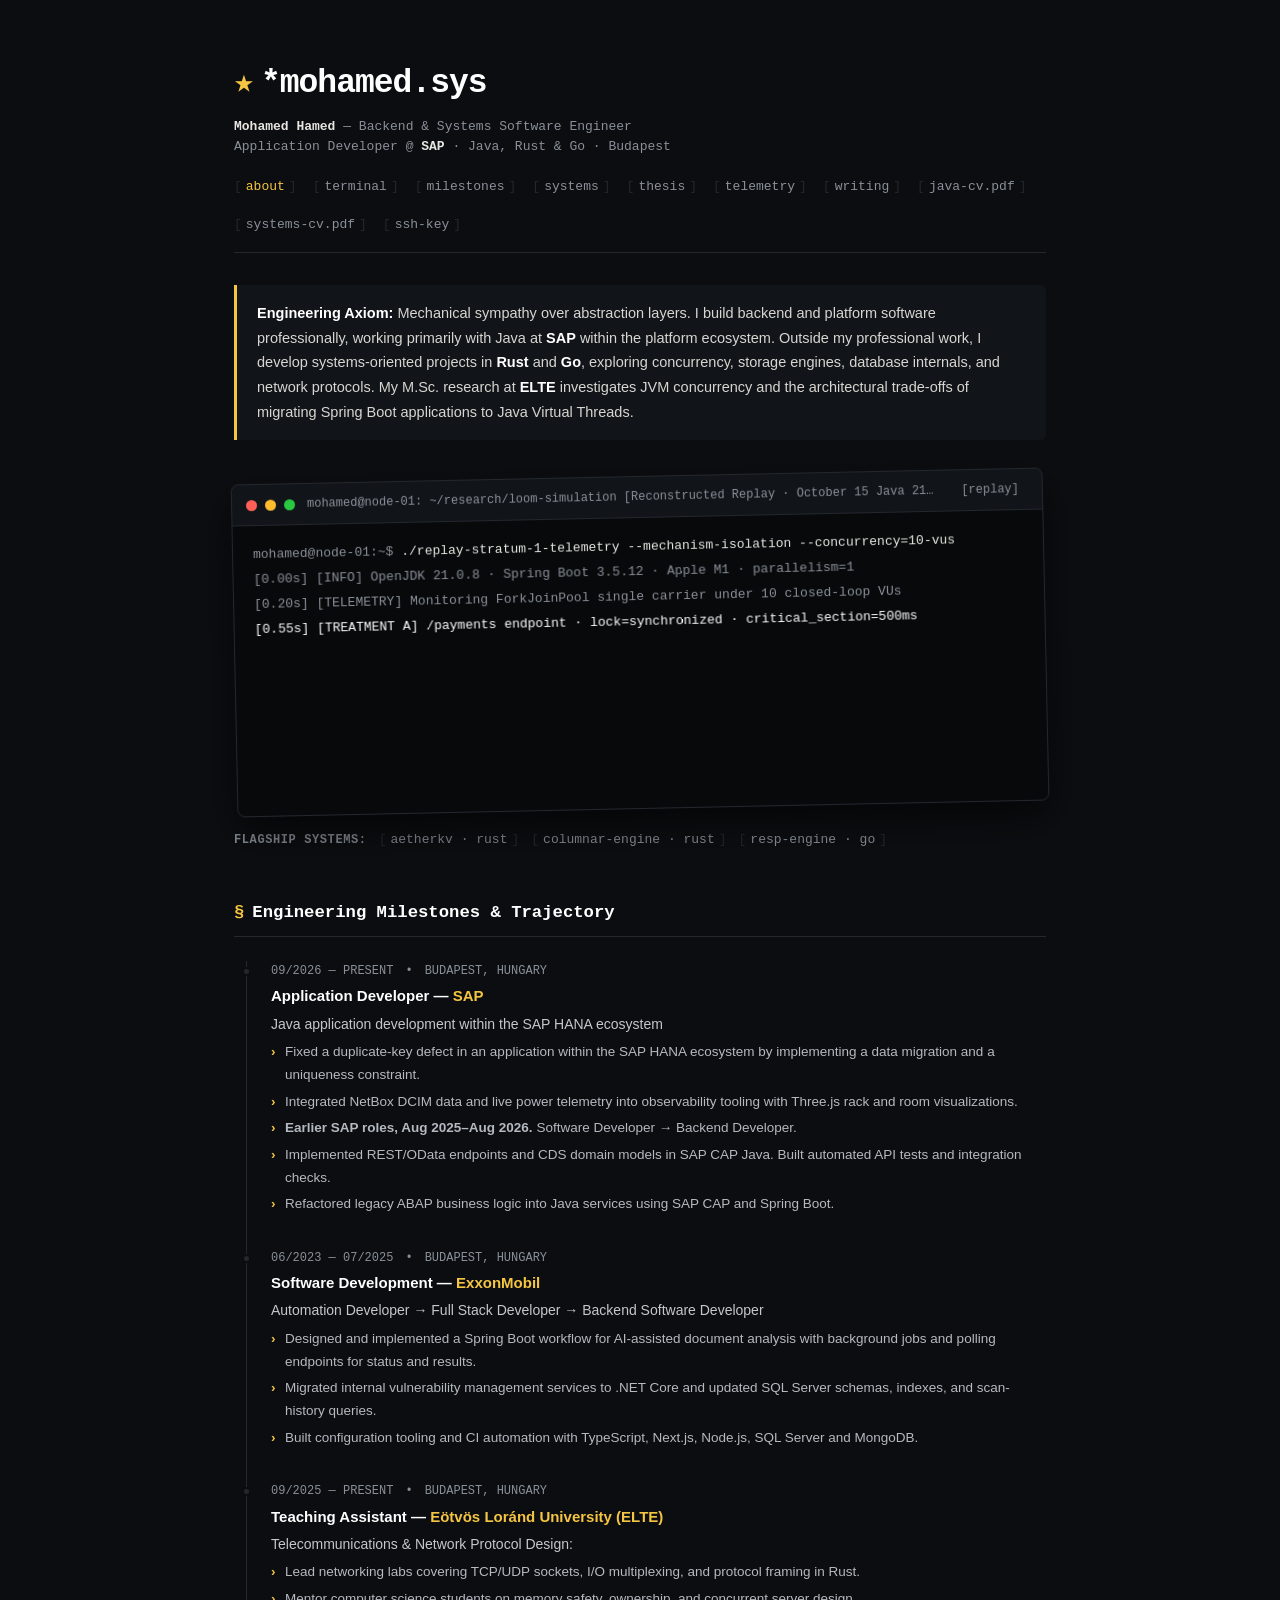
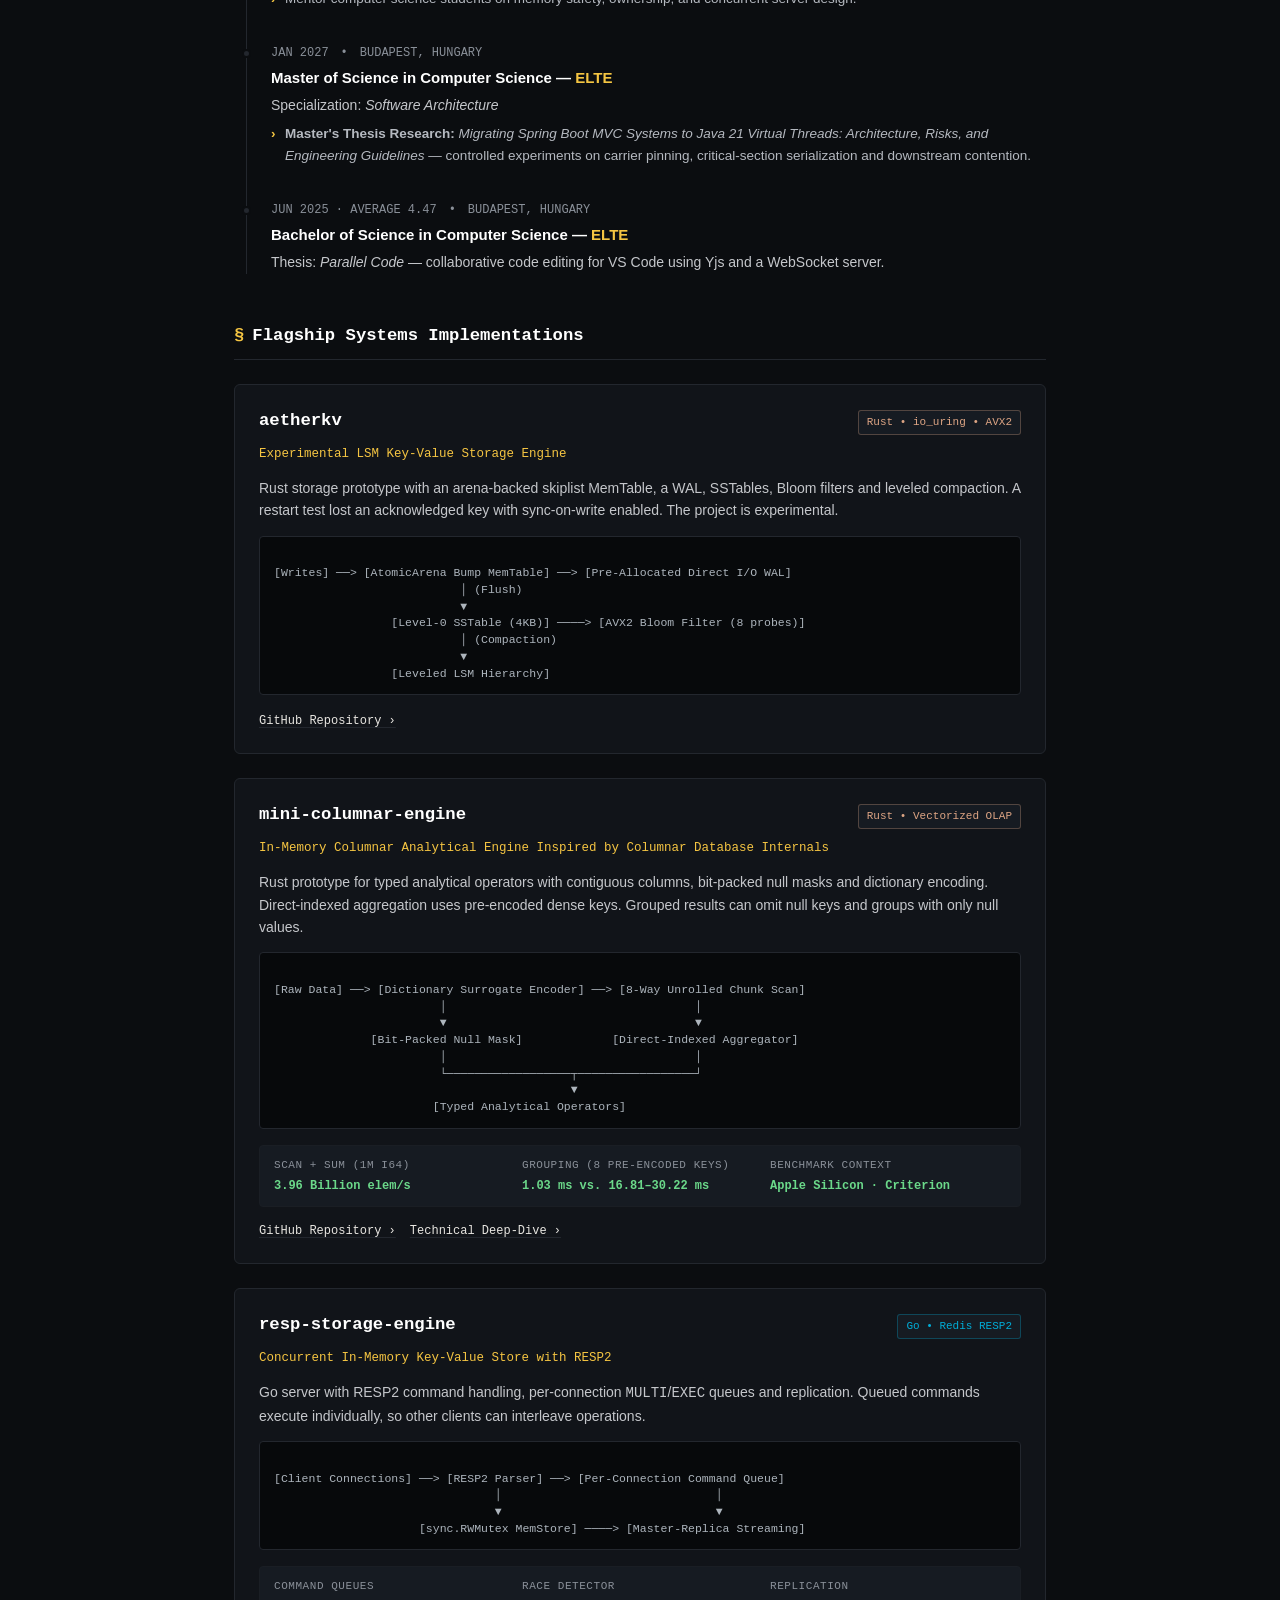
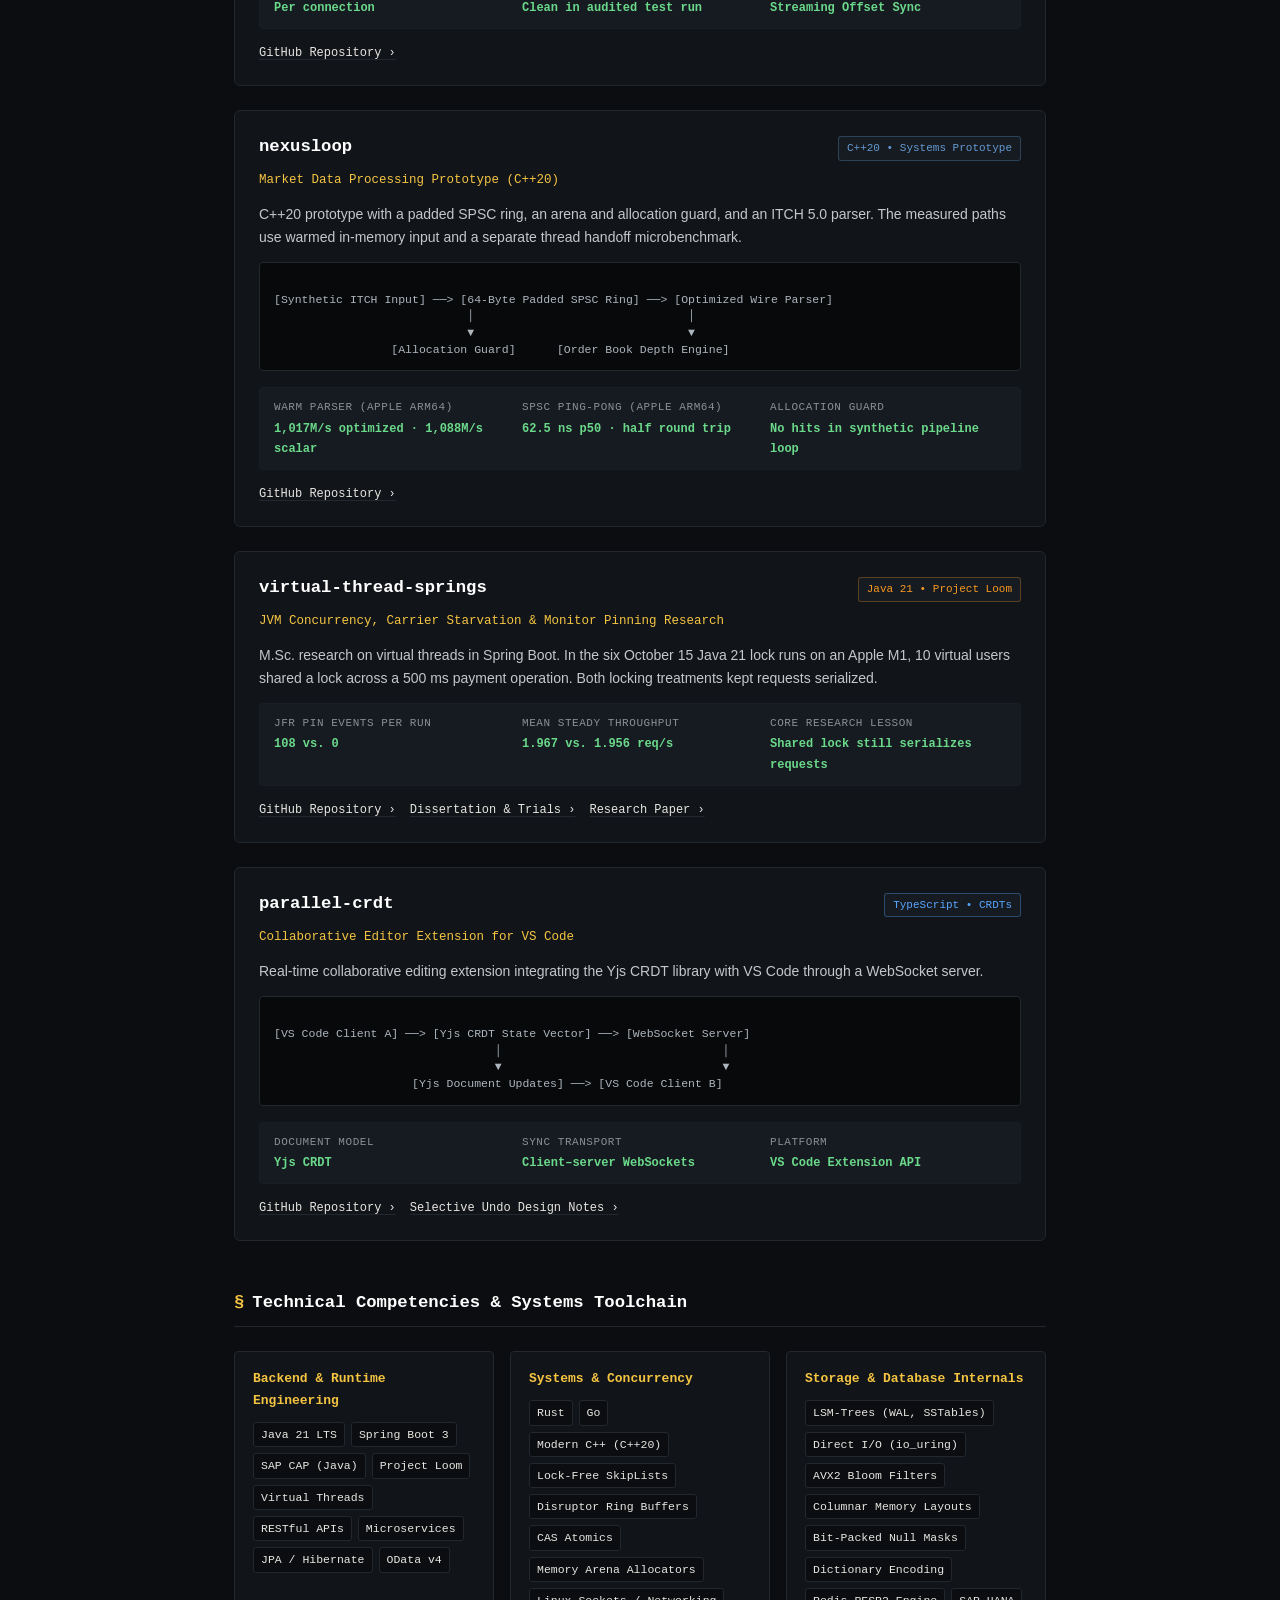
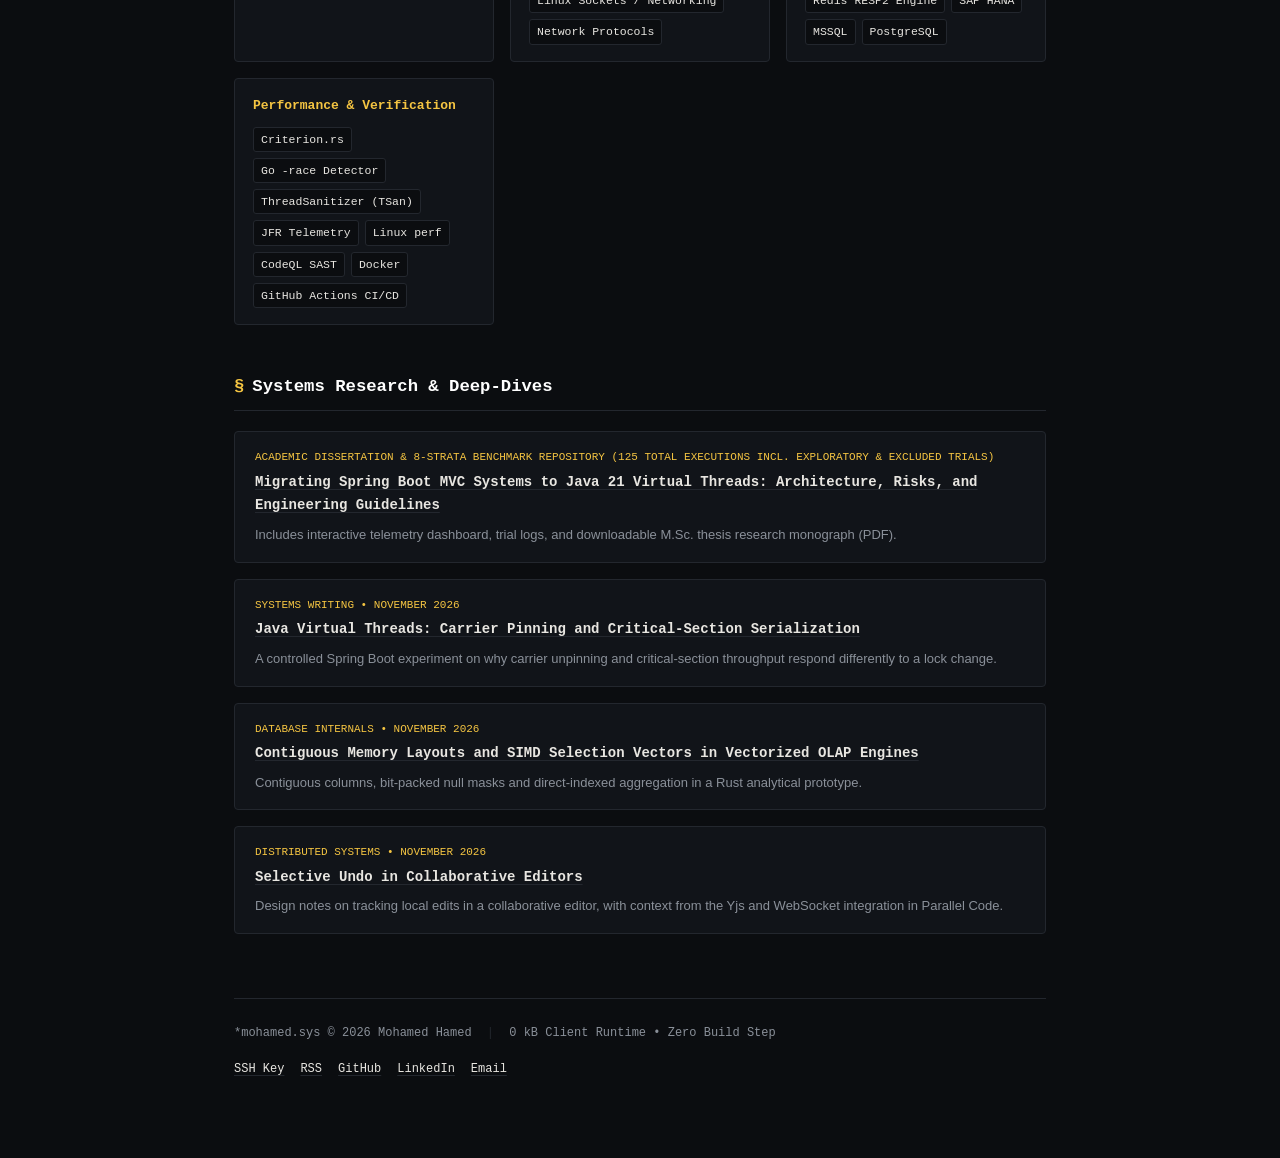
<file: index.html>
<!DOCTYPE html>
<html lang="en">
<head>
  <meta charset="UTF-8">
  <meta name="viewport" content="width=device-width, initial-scale=1.0">
  <title>*mohamed.sys — Systems &amp; Concurrency Engineering Portal</title>
  <meta name="description" content="Personal systems engineering research portal for Mohamed Hamed. Application Developer at SAP, independent systems programming in Rust and Go, and JVM concurrency research on Project Loom.">
  <meta name="author" content="Mohamed Hamed">
  <meta property="og:title" content="*mohamed.sys — Mohamed Hamed">
  <meta property="og:description" content="Application Developer at SAP · Java backend engineering · M.Sc. Software Architecture in progress at ELTE.">
  <meta property="og:type" content="website">
  <meta property="og:url" content="https://mohameddhamed.github.io/">
  <meta name="twitter:card" content="summary">
  <meta name="twitter:title" content="*mohamed.sys — Mohamed Hamed">
  <meta name="twitter:description" content="Application Developer at SAP · Java backend engineering · M.Sc. Software Architecture in progress at ELTE.">
  <link rel="canonical" href="https://mohameddhamed.github.io/">
  <link rel="icon" type="image/svg+xml" href="favicon.svg">
  <link rel="alternate" type="application/rss+xml" title="*mohamed.sys RSS Feed" href="feed.xml">
  <link rel="stylesheet" href="assets/css/style.css">
</head>
<body>

  <!-- Monospace Identity Header -->
  <header class="sys-header" id="about">
    <h1 class="sys-title">
      <span class="star-accent">★</span> *mohamed.sys
    </h1>
    <div class="sys-subtitle">
      <span class="hl">Mohamed Hamed</span> — Backend &amp; Systems Software Engineer<br>
      Application Developer @ <span class="hl">SAP</span> · Java, Rust &amp; Go · Budapest
    </div>

    <!-- Navigation Bar -->
    <nav class="sys-nav-links" aria-label="Primary Navigation">
      <a href="#about" class="term-link active"><span class="bracket">[</span>about<span class="bracket">]</span></a>
      <a href="#terminal" class="term-link"><span class="bracket">[</span>terminal<span class="bracket">]</span></a>
      <a href="#milestones" class="term-link"><span class="bracket">[</span>milestones<span class="bracket">]</span></a>
      <a href="#systems" class="term-link"><span class="bracket">[</span>systems<span class="bracket">]</span></a>
      <a href="thesis/" class="term-link"><span class="bracket">[</span>thesis<span class="bracket">]</span></a>
      <a href="thesis/research-dashboard.html" class="term-link"><span class="bracket">[</span>telemetry<span class="bracket">]</span></a>
      <a href="writing/" class="term-link"><span class="bracket">[</span>writing<span class="bracket">]</span></a>
      <a href="assets/pdf/Mohamed_Hamed_Resume_Java.pdf" target="_blank" class="term-link"><span class="bracket">[</span>java-cv.pdf<span class="bracket">]</span></a>
      <a href="assets/pdf/Mohamed_Hamed_Resume_Systems.pdf" target="_blank" class="term-link"><span class="bracket">[</span>systems-cv.pdf<span class="bracket">]</span></a>
      <a href="key.pub" class="term-link"><span class="bracket">[</span>ssh-key<span class="bracket">]</span></a>
    </nav>
  </header>

  <!-- Systems Callout / Philosophy -->
  <aside class="systems-callout">
    <strong>Engineering Axiom:</strong> Mechanical sympathy over abstraction layers. I build backend and platform software professionally, working primarily with Java at <strong>SAP</strong> within the platform ecosystem. Outside my professional work, I develop systems-oriented projects in <strong>Rust</strong> and <strong>Go</strong>, exploring concurrency, storage engines, database internals, and network protocols. My M.Sc. research at <strong>ELTE</strong> investigates JVM concurrency and the architectural trade-offs of migrating Spring Boot applications to Java Virtual Threads.
  </aside>

  <!-- Terminal Component Window -->
  <section id="terminal" aria-label="Interactive Telemetry Terminal">
    <div class="term-window">
      <div class="term-header">
        <div class="term-traffic-lights" aria-hidden="true">
          <span class="traffic-dot traffic-red"></span>
          <span class="traffic-dot traffic-yellow"></span>
          <span class="traffic-dot traffic-green"></span>
        </div>
        <div class="term-title">mohamed@node-01: ~/research/loom-simulation [Reconstructed Replay · October 15 Java 21 Lock Comparison]</div>
        <button id="terminal-replay-btn" class="term-btn" title="Replay telemetry simulation">[replay]</button>
      </div>
      <div id="terminal-content" class="term-body" aria-live="polite">
        <!-- Managed dynamically by terminal.js -->
        <noscript>
          <div class="term-line t-prompt">mohamed@node-01:~$ ./replay-stratum-1-telemetry --mechanism-isolation --concurrency=10-vus</div>
          <div class="term-line t-muted">[0.00s] [INFO] OpenJDK 21.0.8 · Spring Boot 3.5.12 · Apple M1 · parallelism=1</div>
          <div class="term-line t-muted">[0.20s] [TELEMETRY] Monitoring ForkJoinPool single carrier under 10 closed-loop VUs</div>
          <div class="term-line t-fg">[0.55s] [TREATMENT A] /payments endpoint · lock=synchronized · critical_section=500ms</div>
          <div class="term-line t-bad">[0.90s] [JFR] 108 qualifying pin events per run (20 ms threshold)</div>
          <div class="term-line t-bad">[1.20s] [CONTEXT] Three measured runs per treatment. Timestamps show replay time.</div>
          <div class="term-line t-bad">[1.50s] [MEAN] Steady throughput: 1.967 req/s | steady p50: 4,966.8 ms</div>
          <div class="term-line t-prompt">mohamed@node-01:~$ ./show-treatment --lock=reentrant-lock</div>
          <div class="term-line t-fg">[1.80s] [TREATMENT B] /payments endpoint · lock=ReentrantLock · critical_section=500ms</div>
          <div class="term-line t-ok">[2.10s] [JFR] 0 qualifying pin events per run</div>
          <div class="term-line t-ok">[2.40s] [MEAN] Steady throughput: 1.956 req/s | steady p50: 4,982.0 ms</div>
          <div class="term-line t-accent">[2.70s] [FINDING] Both locks serialize the 500 ms operation. Capacity bound: about 2 req/s.</div>
          <div class="term-line t-accent">[2.90s] [CONCLUSION] Unpinning carriers restores thread scheduling, but mutual exclusion preserves queueing.</div>
          <div class="term-line"><span class="t-prompt">mohamed@node-01:~$ </span><span class="term-cursor"></span></div>
        </noscript>
      </div>
    </div>

    <!-- Flagship Systems Quick Links for Recruiters -->
    <nav class="flagship-quick-links" aria-label="Flagship Systems Projects">
      <span class="quick-link-label">Flagship Systems:</span>
      <a href="#aetherkv" class="term-link"><span class="bracket">[</span>aetherkv &middot; rust<span class="bracket">]</span></a>
      <a href="#mini-columnar-engine" class="term-link"><span class="bracket">[</span>columnar-engine &middot; rust<span class="bracket">]</span></a>
      <a href="#resp-storage-engine" class="term-link"><span class="bracket">[</span>resp-engine &middot; go<span class="bracket">]</span></a>
    </nav>
  </section>

  <!-- Milestone Timeline Rail -->
  <section id="milestones">
    <h2 class="section-heading"><span class="sym">§</span> Engineering Milestones &amp; Trajectory</h2>
    <div class="milestone-rail">
      
      <!-- SAP -->
      <article class="milestone-item">
        <div class="milestone-meta">
          <span>09/2026 — PRESENT</span>
          <span>•</span>
          <span>BUDAPEST, HUNGARY</span>
        </div>
        <div class="milestone-role">Application Developer — <span class="milestone-company">SAP</span></div>
        <div class="milestone-desc">
          Java application development within the SAP HANA ecosystem
        </div>
        <ul class="milestone-bullets">
          <li>Fixed a duplicate-key defect in an application within the SAP HANA ecosystem by implementing a data migration and a uniqueness constraint.</li>
          <li>Integrated NetBox DCIM data and live power telemetry into observability tooling with Three.js rack and room visualizations.</li>
          <li><strong>Earlier SAP roles, Aug 2025–Aug 2026.</strong> Software Developer → Backend Developer.</li>
          <li>Implemented REST/OData endpoints and CDS domain models in SAP CAP Java. Built automated API tests and integration checks.</li>
          <li>Refactored legacy ABAP business logic into Java services using SAP CAP and Spring Boot.</li>
        </ul>
      </article>

      <!-- ExxonMobil -->
      <article class="milestone-item">
        <div class="milestone-meta">
          <span>06/2023 — 07/2025</span>
          <span>•</span>
          <span>BUDAPEST, HUNGARY</span>
        </div>
        <div class="milestone-role">Software Development — <span class="milestone-company">ExxonMobil</span></div>
        <div class="milestone-desc">
          Automation Developer → Full Stack Developer → Backend Software Developer
        </div>
        <ul class="milestone-bullets">
          <li>Designed and implemented a Spring Boot workflow for AI-assisted document analysis with background jobs and polling endpoints for status and results.</li>
          <li>Migrated internal vulnerability management services to .NET Core and updated SQL Server schemas, indexes, and scan-history queries.</li>
          <li>Built configuration tooling and CI automation with TypeScript, Next.js, Node.js, SQL Server and MongoDB.</li>
        </ul>
      </article>

      <!-- Teaching Assistant -->
      <article class="milestone-item">
        <div class="milestone-meta">
          <span>09/2025 — PRESENT</span>
          <span>•</span>
          <span>BUDAPEST, HUNGARY</span>
        </div>
        <div class="milestone-role">Teaching Assistant — <span class="milestone-company">Eötvös Loránd University (ELTE)</span></div>
        <div class="milestone-desc">
          Telecommunications &amp; Network Protocol Design:
        </div>
        <ul class="milestone-bullets">
          <li>Lead networking labs covering TCP/UDP sockets, I/O multiplexing, and protocol framing in Rust.</li>
          <li>Mentor computer science students on memory safety, ownership, and concurrent server design.</li>
        </ul>
      </article>

      <!-- M.Sc. Degree -->
      <article class="milestone-item">
        <div class="milestone-meta">
          <span>JAN 2027</span>
          <span>•</span>
          <span>BUDAPEST, HUNGARY</span>
        </div>
        <div class="milestone-role">Master of Science in Computer Science — <span class="milestone-company">ELTE</span></div>
        <div class="milestone-desc">
          Specialization: <em>Software Architecture</em>
        </div>
        <ul class="milestone-bullets">
          <li><strong>Master's Thesis Research:</strong> <em>Migrating Spring Boot MVC Systems to Java 21 Virtual Threads: Architecture, Risks, and Engineering Guidelines</em> — controlled experiments on carrier pinning, critical-section serialization and downstream contention.</li>
        </ul>
      </article>

      <!-- B.Sc. Degree -->
      <article class="milestone-item">
        <div class="milestone-meta">
          <span>JUN 2025 · AVERAGE 4.47</span>
          <span>•</span>
          <span>BUDAPEST, HUNGARY</span>
        </div>
        <div class="milestone-role">Bachelor of Science in Computer Science — <span class="milestone-company">ELTE</span></div>
        <div class="milestone-desc">
          Thesis: <em>Parallel Code</em> — collaborative code editing for VS Code using Yjs and a WebSocket server.
        </div>
      </article>

    </div>
  </section>

  <!-- Flagship Systems Showcase -->
  <section id="systems">
    <h2 class="section-heading"><span class="sym">§</span> Flagship Systems Implementations</h2>
    
    <div class="project-grid">

      <!-- 1. aetherkv -->
      <article id="aetherkv" class="project-card">
        <div class="project-header">
          <h3 class="project-title">
            <a href="https://github.com/mohameddhamed/aetherkv" target="_blank" rel="noopener">aetherkv</a>
          </h3>
          <span class="project-badge lang-rust">Rust • io_uring • AVX2</span>
        </div>
        <div class="project-tagline">Experimental LSM Key-Value Storage Engine</div>
        <div class="project-desc">
          Rust storage prototype with an arena-backed skiplist MemTable, a WAL, SSTables, Bloom filters and leveled compaction. A restart test lost an acknowledged key with sync-on-write enabled. The project is experimental.
        </div>
        <div class="project-ascii-arch">
[Writes] ──&gt; [AtomicArena Bump MemTable] ──&gt; [Pre-Allocated Direct I/O WAL]
                           │ (Flush)
                           ▼
                 [Level-0 SSTable (4KB)] ────&gt; [AVX2 Bloom Filter (8 probes)]
                           │ (Compaction)
                           ▼
                 [Leveled LSM Hierarchy]</div>
        <div class="project-links">
          <a href="https://github.com/mohameddhamed/aetherkv" target="_blank" rel="noopener">GitHub Repository ›</a>
        </div>
      </article>

      <!-- 2. mini-columnar-engine -->
      <article id="mini-columnar-engine" class="project-card">
        <div class="project-header">
          <h3 class="project-title">
            <a href="https://github.com/mohameddhamed/mini-columnar-engine" target="_blank" rel="noopener">mini-columnar-engine</a>
          </h3>
          <span class="project-badge lang-rust">Rust • Vectorized OLAP</span>
        </div>
        <div class="project-tagline">In-Memory Columnar Analytical Engine Inspired by Columnar Database Internals</div>
        <div class="project-desc">
          Rust prototype for typed analytical operators with contiguous columns, bit-packed null masks and dictionary encoding. Direct-indexed aggregation uses pre-encoded dense keys. Grouped results can omit null keys and groups with only null values.
        </div>
        <div class="project-ascii-arch">
[Raw Data] ──&gt; [Dictionary Surrogate Encoder] ──&gt; [8-Way Unrolled Chunk Scan]
                        │                                    │
                        ▼                                    ▼
              [Bit-Packed Null Mask]             [Direct-Indexed Aggregator]
                        │                                    │
                        └──────────────────┬─────────────────┘
                                           ▼
                       [Typed Analytical Operators]</div>
        <div class="project-metrics">
          <div class="metric-item">
            <div class="metric-label">Scan + Sum (1M i64)</div>
            <div class="metric-val">3.96 Billion elem/s</div>
          </div>
          <div class="metric-item">
            <div class="metric-label">Grouping (8 pre-encoded keys)</div>
            <div class="metric-val">1.03 ms vs. 16.81–30.22 ms</div>
          </div>
          <div class="metric-item">
            <div class="metric-label">Benchmark Context</div>
            <div class="metric-val">Apple Silicon · Criterion</div>
          </div>
        </div>
        <div class="project-links">
          <a href="https://github.com/mohameddhamed/mini-columnar-engine" target="_blank" rel="noopener">GitHub Repository ›</a>
          <a href="writing/contiguous-memory-olap.html">Technical Deep-Dive ›</a>
        </div>
      </article>

      <!-- 3. resp-storage-engine -->
      <article id="resp-storage-engine" class="project-card">
        <div class="project-header">
          <h3 class="project-title">
            <a href="https://github.com/mohameddhamed/resp-storage-engine" target="_blank" rel="noopener">resp-storage-engine</a>
          </h3>
          <span class="project-badge lang-go">Go • Redis RESP2</span>
        </div>
        <div class="project-tagline">Concurrent In-Memory Key-Value Store with RESP2</div>
        <div class="project-desc">
          Go server with RESP2 command handling, per-connection <code>MULTI</code>/<code>EXEC</code> queues and replication. Queued commands execute individually, so other clients can interleave operations.
        </div>
        <div class="project-ascii-arch">
[Client Connections] ──&gt; [RESP2 Parser] ──&gt; [Per-Connection Command Queue]
                                │                               │
                                ▼                               ▼
                     [sync.RWMutex MemStore] ────&gt; [Master-Replica Streaming]</div>
        <div class="project-metrics">
          <div class="metric-item">
            <div class="metric-label">Command Queues</div>
            <div class="metric-val">Per connection</div>
          </div>
          <div class="metric-item">
            <div class="metric-label">Race Detector</div>
            <div class="metric-val">Clean in audited test run</div>
          </div>
          <div class="metric-item">
            <div class="metric-label">Replication</div>
            <div class="metric-val">Streaming Offset Sync</div>
          </div>
        </div>
        <div class="project-links">
          <a href="https://github.com/mohameddhamed/resp-storage-engine" target="_blank" rel="noopener">GitHub Repository ›</a>
        </div>
      </article>

      <!-- 4. nexusloop -->
      <article id="nexusloop" class="project-card">
        <div class="project-header">
          <h3 class="project-title">
            <a href="https://github.com/mohameddhamed/nexusloop" target="_blank" rel="noopener">nexusloop</a>
          </h3>
          <span class="project-badge lang-cpp">C++20 • Systems Prototype</span>
        </div>
        <div class="project-tagline">Market Data Processing Prototype (C++20)</div>
        <div class="project-desc">
          C++20 prototype with a padded SPSC ring, an arena and allocation guard, and an ITCH 5.0 parser. The measured paths use warmed in-memory input and a separate thread handoff microbenchmark.
        </div>
        <div class="project-ascii-arch">
[Synthetic ITCH Input] ──&gt; [64-Byte Padded SPSC Ring] ──&gt; [Optimized Wire Parser]
                            │                               │
                            ▼                               ▼
                 [Allocation Guard]      [Order Book Depth Engine]</div>
        <div class="project-metrics">
          <div class="metric-item">
            <div class="metric-label">Warm Parser (Apple arm64)</div>
            <div class="metric-val">1,017M/s optimized · 1,088M/s scalar</div>
          </div>
          <div class="metric-item">
            <div class="metric-label">SPSC Ping-Pong (Apple arm64)</div>
            <div class="metric-val">62.5 ns p50 · half round trip</div>
          </div>
          <div class="metric-item">
            <div class="metric-label">Allocation Guard</div>
            <div class="metric-val">No hits in synthetic pipeline loop</div>
          </div>
        </div>
        <div class="project-links">
          <a href="https://github.com/mohameddhamed/nexusloop" target="_blank" rel="noopener">GitHub Repository ›</a>
        </div>
      </article>

      <!-- 5. virtual-thread-springs -->
      <article id="virtual-thread-springs" class="project-card">
        <div class="project-header">
          <h3 class="project-title">
            <a href="https://github.com/mohameddhamed/virtual-thread-springs" target="_blank" rel="noopener">virtual-thread-springs</a>
          </h3>
          <span class="project-badge lang-java">Java 21 • Project Loom</span>
        </div>
        <div class="project-tagline">JVM Concurrency, Carrier Starvation &amp; Monitor Pinning Research</div>
        <div class="project-desc">
          M.Sc. research on virtual threads in Spring Boot. In the six October 15 Java 21 lock runs on an Apple M1, 10 virtual users shared a lock across a 500 ms payment operation. Both locking treatments kept requests serialized.
        </div>
        <div class="project-metrics">
          <div class="metric-item">
            <div class="metric-label">JFR Pin Events per Run</div>
            <div class="metric-val">108 vs. 0</div>
          </div>
          <div class="metric-item">
            <div class="metric-label">Mean Steady Throughput</div>
            <div class="metric-val">1.967 vs. 1.956 req/s</div>
          </div>
          <div class="metric-item">
            <div class="metric-label">Core Research Lesson</div>
            <div class="metric-val">Shared lock still serializes requests</div>
          </div>
        </div>
        <div class="project-links">
          <a href="https://github.com/mohameddhamed/virtual-thread-springs" target="_blank" rel="noopener">GitHub Repository ›</a>
          <a href="thesis/">Dissertation &amp; Trials ›</a>
          <a href="writing/virtual-thread-fallacy.html">Research Paper ›</a>
        </div>
      </article>

      <!-- 6. parallel-crdt -->
      <article id="parallel-crdt" class="project-card">
        <div class="project-header">
          <h3 class="project-title">
            <a href="https://github.com/mohameddhamed/parallel-crdt" target="_blank" rel="noopener">parallel-crdt</a>
          </h3>
          <span class="project-badge lang-ts">TypeScript • CRDTs</span>
        </div>
        <div class="project-tagline">Collaborative Editor Extension for VS Code</div>
        <div class="project-desc">
          Real-time collaborative editing extension integrating the Yjs CRDT library with VS Code through a WebSocket server.
        </div>
        <div class="project-ascii-arch">
[VS Code Client A] ──&gt; [Yjs CRDT State Vector] ──&gt; [WebSocket Server]
                                │                                │
                                ▼                                ▼
                    [Yjs Document Updates] ──&gt; [VS Code Client B]</div>
        <div class="project-metrics">
          <div class="metric-item">
            <div class="metric-label">Document Model</div>
            <div class="metric-val">Yjs CRDT</div>
          </div>
          <div class="metric-item">
            <div class="metric-label">Sync Transport</div>
            <div class="metric-val">Client–server WebSockets</div>
          </div>
          <div class="metric-item">
            <div class="metric-label">Platform</div>
            <div class="metric-val">VS Code Extension API</div>
          </div>
        </div>
        <div class="project-links">
          <a href="https://github.com/mohameddhamed/parallel-crdt" target="_blank" rel="noopener">GitHub Repository ›</a>
          <a href="writing/crdt-selective-undo.html">Selective Undo Design Notes ›</a>
        </div>
      </article>

    </div>
  </section>

  <!-- Technical Competencies Matrix -->
  <section id="competencies">
    <h2 class="section-heading"><span class="sym">§</span> Technical Competencies &amp; Systems Toolchain</h2>
    <div class="competency-grid">

      <div class="competency-card">
        <div class="competency-title">Backend &amp; Runtime Engineering</div>
        <div class="tag-list">
          <span class="tag">Java 21 LTS</span>
          <span class="tag">Spring Boot 3</span>
          <span class="tag">SAP CAP (Java)</span>
          <span class="tag">Project Loom</span>
          <span class="tag">Virtual Threads</span>
          <span class="tag">RESTful APIs</span>
          <span class="tag">Microservices</span>
          <span class="tag">JPA / Hibernate</span>
          <span class="tag">OData v4</span>
        </div>
      </div>

      <div class="competency-card">
        <div class="competency-title">Systems &amp; Concurrency</div>
        <div class="tag-list">
          <span class="tag">Rust</span>
          <span class="tag">Go</span>
          <span class="tag">Modern C++ (C++20)</span>
          <span class="tag">Lock-Free SkipLists</span>
          <span class="tag">Disruptor Ring Buffers</span>
          <span class="tag">CAS Atomics</span>
          <span class="tag">Memory Arena Allocators</span>
          <span class="tag">Linux Sockets / Networking</span>
          <span class="tag">Network Protocols</span>
        </div>
      </div>

      <div class="competency-card">
        <div class="competency-title">Storage &amp; Database Internals</div>
        <div class="tag-list">
          <span class="tag">LSM-Trees (WAL, SSTables)</span>
          <span class="tag">Direct I/O (io_uring)</span>
          <span class="tag">AVX2 Bloom Filters</span>
          <span class="tag">Columnar Memory Layouts</span>
          <span class="tag">Bit-Packed Null Masks</span>
          <span class="tag">Dictionary Encoding</span>
          <span class="tag">Redis RESP2 Engine</span>
          <span class="tag">SAP HANA</span>
          <span class="tag">MSSQL</span>
          <span class="tag">PostgreSQL</span>
        </div>
      </div>

      <div class="competency-card">
        <div class="competency-title">Performance &amp; Verification</div>
        <div class="tag-list">
          <span class="tag">Criterion.rs</span>
          <span class="tag">Go -race Detector</span>
          <span class="tag">ThreadSanitizer (TSan)</span>
          <span class="tag">JFR Telemetry</span>
          <span class="tag">Linux perf</span>
          <span class="tag">CodeQL SAST</span>
          <span class="tag">Docker</span>
          <span class="tag">GitHub Actions CI/CD</span>
        </div>
      </div>

    </div>
  </section>

  <!-- Featured Research & Writing -->
  <section id="research">
    <h2 class="section-heading"><span class="sym">§</span> Systems Research &amp; Deep-Dives</h2>
    <div style="display: flex; flex-direction: column; gap: 16px; margin: 20px 0 40px 0;">
      
      <div style="background: var(--bg2); border: 1px solid var(--border); border-radius: 4px; padding: 16px 20px;">
        <div style="font-family: var(--font-mono); font-size: 11px; color: var(--accent); margin-bottom: 4px;">ACADEMIC DISSERTATION &amp; 8-STRATA BENCHMARK REPOSITORY (125 TOTAL EXECUTIONS INCL. EXPLORATORY &amp; EXCLUDED TRIALS)</div>
        <div style="font-family: var(--font-mono); font-size: 14px; font-weight: 700;">
          <a href="thesis/">Migrating Spring Boot MVC Systems to Java 21 Virtual Threads: Architecture, Risks, and Engineering Guidelines</a>
        </div>
        <div style="font-size: 13px; color: var(--muted); margin-top: 6px;">
          Includes interactive telemetry dashboard, trial logs, and downloadable M.Sc. thesis research monograph (PDF).
        </div>
      </div>

      <div style="background: var(--bg2); border: 1px solid var(--border); border-radius: 4px; padding: 16px 20px;">
        <div style="font-family: var(--font-mono); font-size: 11px; color: var(--accent); margin-bottom: 4px;">SYSTEMS WRITING • NOVEMBER 2026</div>
        <div style="font-family: var(--font-mono); font-size: 14px; font-weight: 700;">
          <a href="writing/virtual-thread-fallacy.html">Java Virtual Threads: Carrier Pinning and Critical-Section Serialization</a>
        </div>
        <div style="font-size: 13px; color: var(--muted); margin-top: 6px;">
          A controlled Spring Boot experiment on why carrier unpinning and critical-section throughput respond differently to a lock change.
        </div>
      </div>

      <div style="background: var(--bg2); border: 1px solid var(--border); border-radius: 4px; padding: 16px 20px;">
        <div style="font-family: var(--font-mono); font-size: 11px; color: var(--accent); margin-bottom: 4px;">DATABASE INTERNALS • NOVEMBER 2026</div>
        <div style="font-family: var(--font-mono); font-size: 14px; font-weight: 700;">
          <a href="writing/contiguous-memory-olap.html">Contiguous Memory Layouts and SIMD Selection Vectors in Vectorized OLAP Engines</a>
        </div>
        <div style="font-size: 13px; color: var(--muted); margin-top: 6px;">
          Contiguous columns, bit-packed null masks and direct-indexed aggregation in a Rust analytical prototype.
        </div>
      </div>

      <div style="background: var(--bg2); border: 1px solid var(--border); border-radius: 4px; padding: 16px 20px;">
        <div style="font-family: var(--font-mono); font-size: 11px; color: var(--accent); margin-bottom: 4px;">DISTRIBUTED SYSTEMS • NOVEMBER 2026</div>
        <div style="font-family: var(--font-mono); font-size: 14px; font-weight: 700;">
          <a href="writing/crdt-selective-undo.html">Selective Undo in Collaborative Editors</a>
        </div>
        <div style="font-size: 13px; color: var(--muted); margin-top: 6px;">
          Design notes on tracking local edits in a collaborative editor, with context from the Yjs and WebSocket integration in Parallel Code.
        </div>
      </div>

    </div>
  </section>

  <!-- Systems Footer -->
  <footer class="sys-footer">
    <div>
      <span>*mohamed.sys &copy; 2026 Mohamed Hamed</span>
      <span style="margin: 0 8px; color: var(--border);">|</span>
      <span>0 kB Client Runtime • Zero Build Step</span>
    </div>
    <div class="footer-links">
      <a href="key.pub">SSH Key</a>
      <a href="feed.xml">RSS</a>
      <a href="https://github.com/mohameddhamed" target="_blank" rel="noopener">GitHub</a>
      <a href="https://linkedin.com/in/mohameddhamed" target="_blank" rel="noopener">LinkedIn</a>
      <a href="mailto:mohamedus.1970.hm@gmail.com">Email</a>
    </div>
  </footer>

  <script src="assets/js/terminal.js"></script>
</body>
</html>
</file>
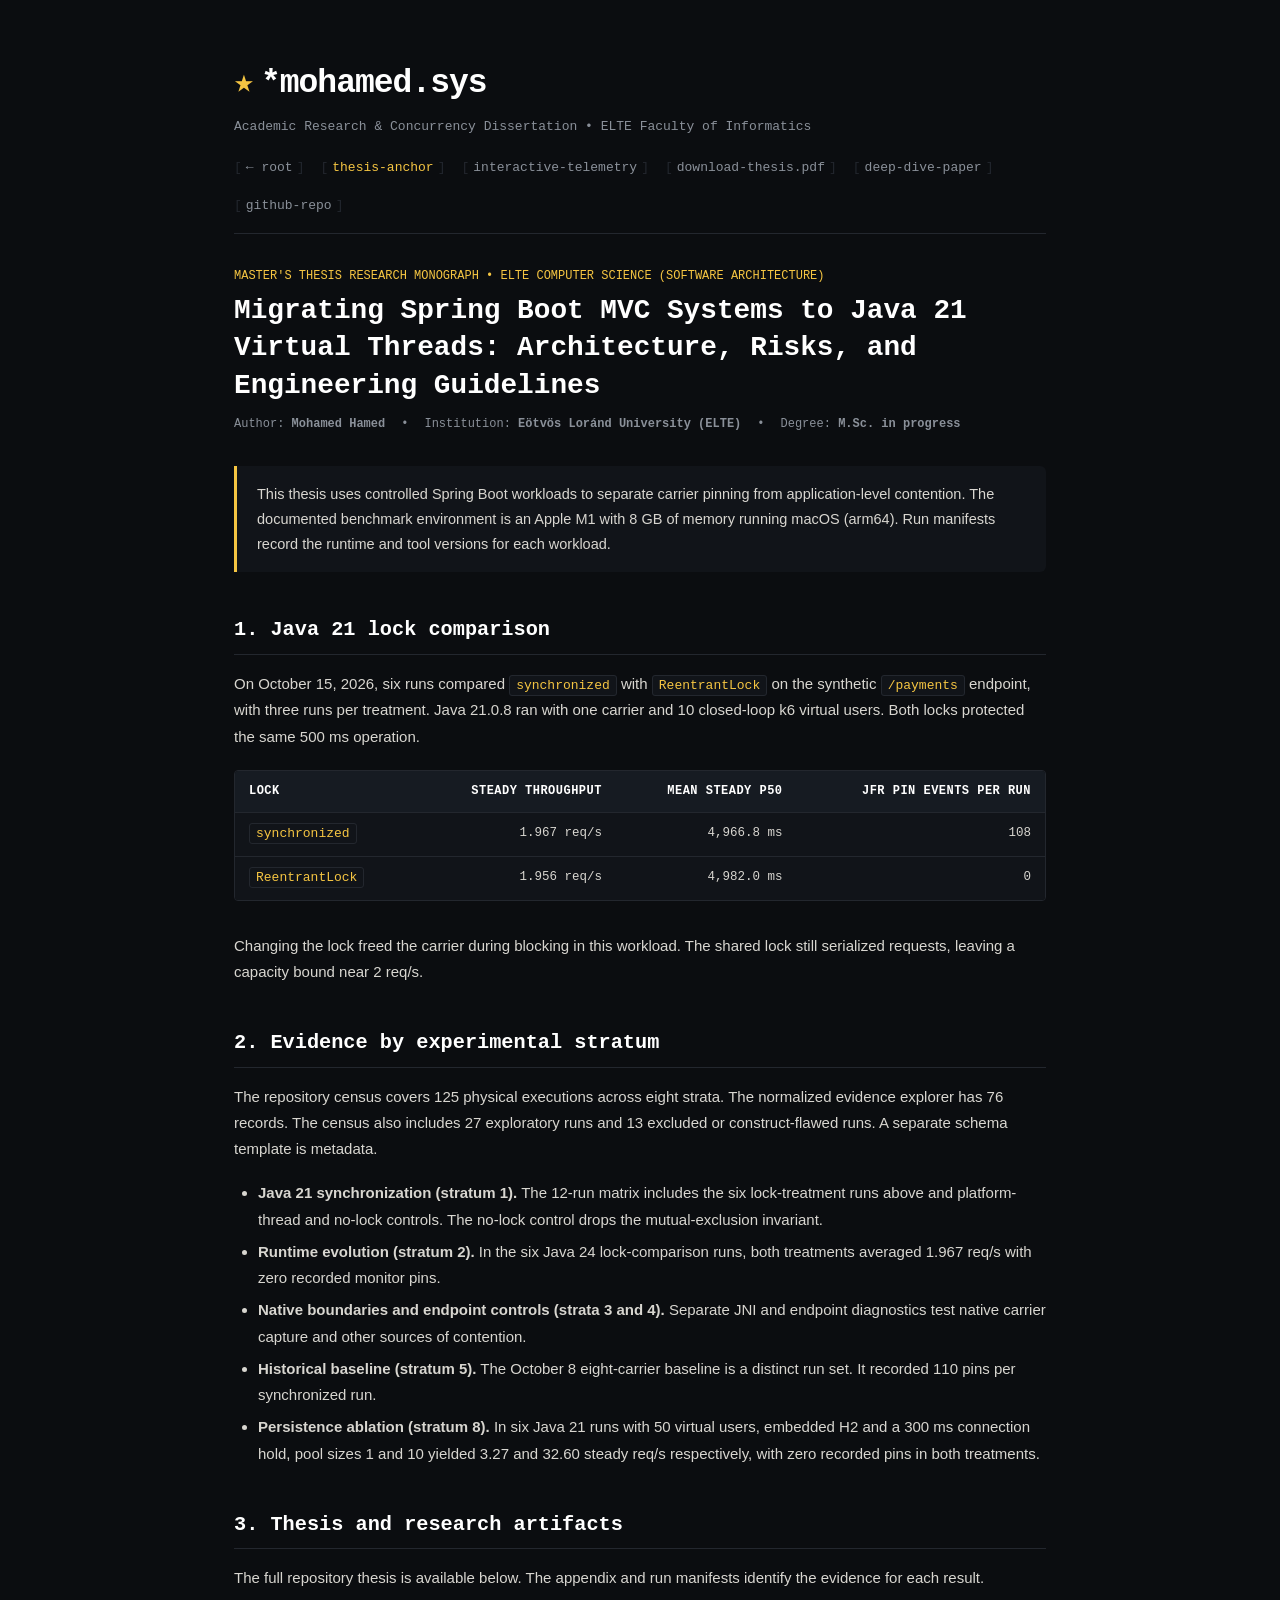
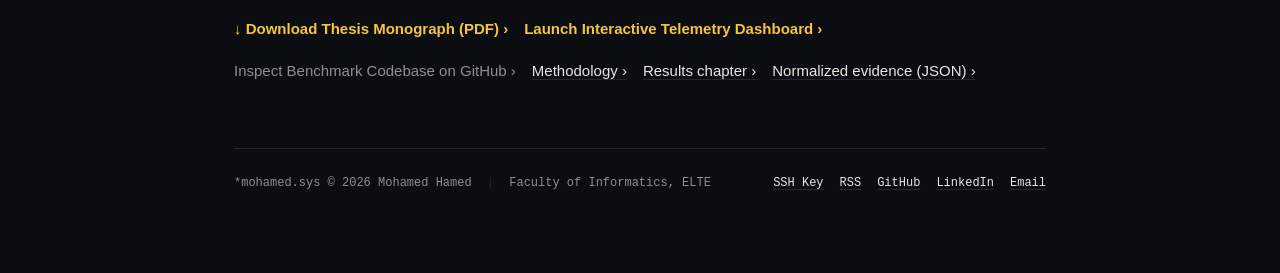
<file: thesis/index.html>
<!DOCTYPE html>
<html lang="en">
<head>
  <meta charset="UTF-8">
  <meta name="viewport" content="width=device-width, initial-scale=1.0">
  <title>M.Sc. Dissertation &amp; Loom Research — *mohamed.sys</title>
  <meta name="description" content="ELTE MSc thesis research on virtual threads in Spring Boot, with methodology, results and benchmark evidence.">
  <meta name="author" content="Mohamed Hamed">
  <meta property="og:title" content="M.Sc. Dissertation &amp; Loom Research — *mohamed.sys">
  <meta property="og:description" content="ELTE MSc thesis research on virtual threads in Spring Boot, with methodology, results and benchmark evidence.">
  <meta property="og:type" content="article">
  <meta property="og:url" content="https://mohameddhamed.github.io/thesis/">
  <meta name="twitter:card" content="summary">
  <meta name="twitter:title" content="M.Sc. Dissertation &amp; Loom Research — *mohamed.sys">
  <meta name="twitter:description" content="ELTE MSc thesis research on virtual threads in Spring Boot, with methodology, results and benchmark evidence.">
  <link rel="canonical" href="https://mohameddhamed.github.io/thesis/">
  <link rel="icon" type="image/svg+xml" href="../favicon.svg">
  <link rel="alternate" type="application/rss+xml" title="*mohamed.sys RSS Feed" href="../feed.xml">
  <link rel="stylesheet" href="../assets/css/style.css">
</head>
<body>

  <!-- Monospace Identity Header -->
  <header class="sys-header">
    <div class="sys-title">
      <span class="star-accent">★</span> *mohamed.sys
    </div>
    <div class="sys-subtitle">
      Academic Research &amp; Concurrency Dissertation • ELTE Faculty of Informatics
    </div>

    <!-- Navigation Bar -->
    <nav class="sys-nav-links" aria-label="Breadcrumb Navigation">
      <a href="../" class="term-link"><span class="bracket">[</span>&larr; root<span class="bracket">]</span></a>
      <a href="./" class="term-link active"><span class="bracket">[</span>thesis-anchor<span class="bracket">]</span></a>
      <a href="research-dashboard.html" class="term-link"><span class="bracket">[</span>interactive-telemetry<span class="bracket">]</span></a>
      <a href="../assets/pdf/thesis-mohamed-hamed.pdf" target="_blank" class="term-link"><span class="bracket">[</span>download-thesis.pdf<span class="bracket">]</span></a>
      <a href="../writing/virtual-thread-fallacy.html" class="term-link"><span class="bracket">[</span>deep-dive-paper<span class="bracket">]</span></a>
      <a href="https://github.com/mohameddhamed/virtual-thread-springs" target="_blank" rel="noopener" class="term-link"><span class="bracket">[</span>github-repo<span class="bracket">]</span></a>
    </nav>
  </header>

  <main>
    <article class="article-header">
      <div style="font-family: var(--font-mono); font-size: 12px; color: var(--accent); margin-bottom: 6px;">
        MASTER'S THESIS RESEARCH MONOGRAPH • ELTE COMPUTER SCIENCE (SOFTWARE ARCHITECTURE)
      </div>
      <h1 class="article-title">
        Migrating Spring Boot MVC Systems to Java 21 Virtual Threads: Architecture, Risks, and Engineering Guidelines
      </h1>
      <div class="article-meta">
        <span>Author: <strong>Mohamed Hamed</strong></span>
        <span>•</span>
        <span>Institution: <strong>Eötvös Loránd University (ELTE)</strong></span>
        <span>•</span>
        <span>Degree: <strong>M.Sc. in progress</strong></span>
      </div>
    </article>

    <div class="systems-callout">
      This thesis uses controlled Spring Boot workloads to separate carrier pinning from application-level contention. The documented benchmark environment is an Apple M1 with 8 GB of memory running macOS (arm64). Run manifests record the runtime and tool versions for each workload.
    </div>

    <section class="article-body">
      <h2>1. Java 21 lock comparison</h2>
      <p>
        On October 15, 2026, six runs compared <code>synchronized</code> with <code>ReentrantLock</code> on the synthetic <code>/payments</code> endpoint, with three runs per treatment. Java 21.0.8 ran with one carrier and 10 closed-loop k6 virtual users. Both locks protected the same 500 ms operation.
      </p>

      <div class="table-wrapper">
        <table class="data-table">
          <thead>
            <tr>
              <th scope="col">Lock</th>
              <th scope="col" class="num">Steady throughput</th>
              <th scope="col" class="num">Mean steady p50</th>
              <th scope="col" class="num">JFR pin events per run</th>
            </tr>
          </thead>
          <tbody>
            <tr>
              <td><code>synchronized</code></td>
              <td class="num">1.967 req/s</td>
              <td class="num">4,966.8 ms</td>
              <td class="num">108</td>
            </tr>
            <tr>
              <td><code>ReentrantLock</code></td>
              <td class="num">1.956 req/s</td>
              <td class="num">4,982.0 ms</td>
              <td class="num">0</td>
            </tr>
          </tbody>
        </table>
      </div>
      <p>Changing the lock freed the carrier during blocking in this workload. The shared lock still serialized requests, leaving a capacity bound near 2 req/s.</p>

      <h2>2. Evidence by experimental stratum</h2>
      <p>The repository census covers 125 physical executions across eight strata. The normalized evidence explorer has 76 records. The census also includes 27 exploratory runs and 13 excluded or construct-flawed runs. A separate schema template is metadata.</p>
      <ul>
        <li><strong>Java 21 synchronization (stratum 1).</strong> The 12-run matrix includes the six lock-treatment runs above and platform-thread and no-lock controls. The no-lock control drops the mutual-exclusion invariant.</li>
        <li><strong>Runtime evolution (stratum 2).</strong> In the six Java 24 lock-comparison runs, both treatments averaged 1.967 req/s with zero recorded monitor pins.</li>
        <li><strong>Native boundaries and endpoint controls (strata 3 and 4).</strong> Separate JNI and endpoint diagnostics test native carrier capture and other sources of contention.</li>
        <li><strong>Historical baseline (stratum 5).</strong> The October 8 eight-carrier baseline is a distinct run set. It recorded 110 pins per synchronized run.</li>
        <li><strong>Persistence ablation (stratum 8).</strong> In six Java 21 runs with 50 virtual users, embedded H2 and a 300 ms connection hold, pool sizes 1 and 10 yielded 3.27 and 32.60 steady req/s respectively, with zero recorded pins in both treatments.</li>
      </ul>

      <h2>3. Thesis and research artifacts</h2>
      <p>The full repository thesis is available below. The appendix and run manifests identify the evidence for each result.</p>

      <div style="display: flex; gap: 16px; flex-wrap: wrap; margin-top: 24px;">
        <a href="../assets/pdf/thesis-mohamed-hamed.pdf" target="_blank" class="term-link" style="color: var(--accent); font-weight: 600;">
          &darr; Download Thesis Monograph (PDF) ›
        </a>
        <a href="research-dashboard.html" class="term-link" style="color: var(--accent); font-weight: 600;">
          Launch Interactive Telemetry Dashboard ›
        </a>
        <a href="https://github.com/mohameddhamed/virtual-thread-springs" target="_blank" rel="noopener" class="term-link">
          Inspect Benchmark Codebase on GitHub ›
        </a>
        <a href="https://github.com/mohameddhamed/virtual-thread-springs/blob/4827c0ce38c8d47b416012d9f0390dc48c22ab3b/overleaf/chapters/04-methodology.tex">Methodology ›</a>
        <a href="https://github.com/mohameddhamed/virtual-thread-springs/blob/4827c0ce38c8d47b416012d9f0390dc48c22ab3b/overleaf/chapters/06-results.tex">Results chapter ›</a>
        <a href="https://github.com/mohameddhamed/virtual-thread-springs/blob/4827c0ce38c8d47b416012d9f0390dc48c22ab3b/src/main/resources/static/data/normalized-evidence.json">Normalized evidence (JSON) ›</a>
      </div>
    </section>
  </main>

  <!-- Systems Footer -->
  <footer class="sys-footer">
    <div>
      <span>*mohamed.sys &copy; 2026 Mohamed Hamed</span>
      <span style="margin: 0 8px; color: var(--border);">|</span>
      <span>Faculty of Informatics, ELTE</span>
    </div>
    <div class="footer-links">
      <a href="../key.pub">SSH Key</a>
      <a href="../feed.xml">RSS</a>
      <a href="https://github.com/mohameddhamed" target="_blank" rel="noopener">GitHub</a>
      <a href="https://linkedin.com/in/mohameddhamed" target="_blank" rel="noopener">LinkedIn</a>
      <a href="mailto:mohamedus.1970.hm@gmail.com">Email</a>
    </div>
  </footer>

</body>
</html>
</file>
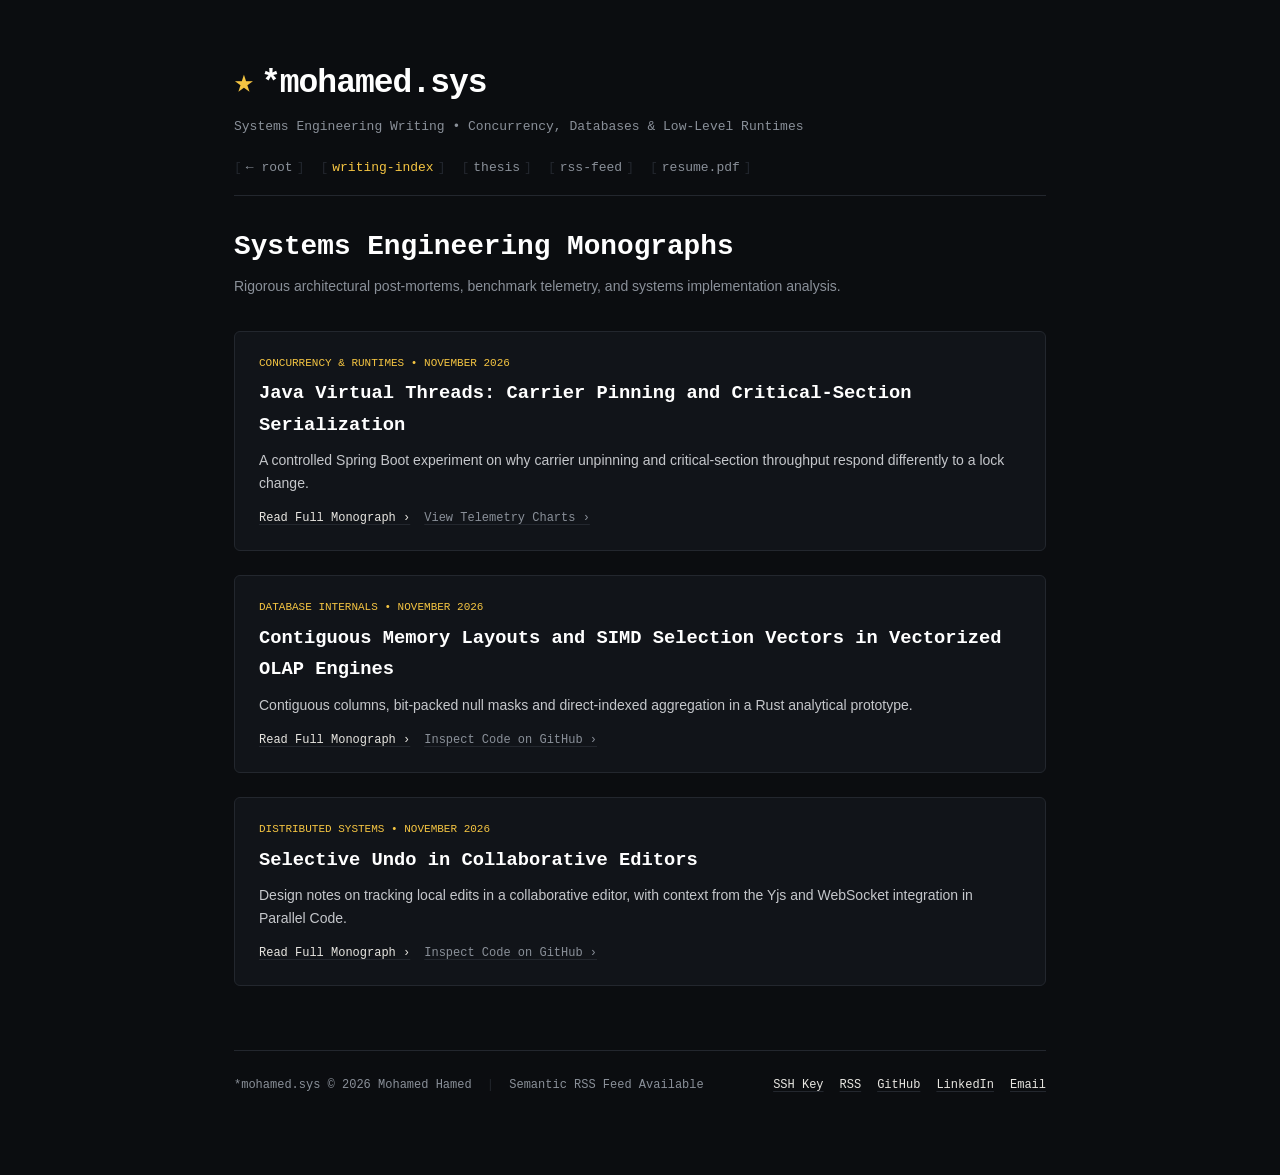
<file: writing/index.html>
<!DOCTYPE html>
<html lang="en">
<head>
  <meta charset="UTF-8">
  <meta name="viewport" content="width=device-width, initial-scale=1.0">
  <title>Systems Writing &amp; Research — *mohamed.sys</title>
  <meta name="description" content="Technical monographs, systems architecture deep-dives, and concurrency research papers by Mohamed Hamed.">
  <meta name="author" content="Mohamed Hamed">
  <meta property="og:title" content="Systems Writing &amp; Research — *mohamed.sys">
  <meta property="og:description" content="Technical monographs, systems architecture deep-dives, and concurrency research papers by Mohamed Hamed.">
  <meta property="og:type" content="website">
  <meta property="og:url" content="https://mohameddhamed.github.io/writing/">
  <meta name="twitter:card" content="summary">
  <meta name="twitter:title" content="Systems Writing &amp; Research — *mohamed.sys">
  <meta name="twitter:description" content="Technical monographs, systems architecture deep-dives, and concurrency research papers by Mohamed Hamed.">
  <link rel="canonical" href="https://mohameddhamed.github.io/writing/">
  <link rel="icon" type="image/svg+xml" href="../favicon.svg">
  <link rel="alternate" type="application/rss+xml" title="*mohamed.sys RSS Feed" href="../feed.xml">
  <link rel="stylesheet" href="../assets/css/style.css">
</head>
<body>

  <!-- Monospace Identity Header -->
  <header class="sys-header">
    <div class="sys-title">
      <span class="star-accent">★</span> *mohamed.sys
    </div>
    <div class="sys-subtitle">
      Systems Engineering Writing • Concurrency, Databases &amp; Low-Level Runtimes
    </div>

    <!-- Navigation Bar -->
    <nav class="sys-nav-links" aria-label="Breadcrumb Navigation">
      <a href="../" class="term-link"><span class="bracket">[</span>&larr; root<span class="bracket">]</span></a>
      <a href="./" class="term-link active"><span class="bracket">[</span>writing-index<span class="bracket">]</span></a>
      <a href="../thesis/" class="term-link"><span class="bracket">[</span>thesis<span class="bracket">]</span></a>
      <a href="../feed.xml" class="term-link"><span class="bracket">[</span>rss-feed<span class="bracket">]</span></a>
      <a href="../assets/pdf/Mohamed_Hamed_Resume_Java.pdf" target="_blank" class="term-link"><span class="bracket">[</span>resume.pdf<span class="bracket">]</span></a>
    </nav>
  </header>

  <main>
    <article class="article-header">
      <h1 class="article-title">Systems Engineering Monographs</h1>
      <p style="color: var(--muted); font-size: 14px; margin-top: 4px;">
        Rigorous architectural post-mortems, benchmark telemetry, and systems implementation analysis.
      </p>
    </article>

    <div style="display: flex; flex-direction: column; gap: 24px; margin: 32px 0;">

      <!-- Article 1: Virtual Thread Fallacy -->
      <article style="background: var(--bg2); border: 1px solid var(--border); border-radius: 6px; padding: 22px 24px;">
        <div style="font-family: var(--font-mono); font-size: 11px; color: var(--accent); margin-bottom: 6px;">
          CONCURRENCY &amp; RUNTIMES • NOVEMBER 2026
        </div>
        <h2 style="font-family: var(--font-mono); font-size: 1.25rem; font-weight: 700; margin-bottom: 8px;">
          <a href="virtual-thread-fallacy.html" style="text-decoration: none; color: var(--fg-bright);">
            Java Virtual Threads: Carrier Pinning and Critical-Section Serialization
          </a>
        </h2>
        <p style="font-size: 14px; color: #c5c7cb; line-height: 1.6; margin-bottom: 14px;">
          A controlled Spring Boot experiment on why carrier unpinning and critical-section throughput respond differently to a lock change.
        </p>
        <div style="display: flex; gap: 14px; font-family: var(--font-mono); font-size: 12px;">
          <a href="virtual-thread-fallacy.html">Read Full Monograph ›</a>
          <a href="../thesis/research-dashboard.html" style="color: var(--muted);">View Telemetry Charts ›</a>
        </div>
      </article>

      <!-- Article 2: Contiguous Memory OLAP -->
      <article style="background: var(--bg2); border: 1px solid var(--border); border-radius: 6px; padding: 22px 24px;">
        <div style="font-family: var(--font-mono); font-size: 11px; color: var(--accent); margin-bottom: 6px;">
          DATABASE INTERNALS • NOVEMBER 2026
        </div>
        <h2 style="font-family: var(--font-mono); font-size: 1.25rem; font-weight: 700; margin-bottom: 8px;">
          <a href="contiguous-memory-olap.html" style="text-decoration: none; color: var(--fg-bright);">
            Contiguous Memory Layouts and SIMD Selection Vectors in Vectorized OLAP Engines
          </a>
        </h2>
        <p style="font-size: 14px; color: #c5c7cb; line-height: 1.6; margin-bottom: 14px;">
          Contiguous columns, bit-packed null masks and direct-indexed aggregation in a Rust analytical prototype.
        </p>
        <div style="display: flex; gap: 14px; font-family: var(--font-mono); font-size: 12px;">
          <a href="contiguous-memory-olap.html">Read Full Monograph ›</a>
          <a href="https://github.com/mohameddhamed/mini-columnar-engine" target="_blank" rel="noopener" style="color: var(--muted);">Inspect Code on GitHub ›</a>
        </div>
      </article>

      <!-- Article 3: CRDT Selective Undo -->
      <article style="background: var(--bg2); border: 1px solid var(--border); border-radius: 6px; padding: 22px 24px;">
        <div style="font-family: var(--font-mono); font-size: 11px; color: var(--accent); margin-bottom: 6px;">
          DISTRIBUTED SYSTEMS • NOVEMBER 2026
        </div>
        <h2 style="font-family: var(--font-mono); font-size: 1.25rem; font-weight: 700; margin-bottom: 8px;">
          <a href="crdt-selective-undo.html" style="text-decoration: none; color: var(--fg-bright);">
            Selective Undo in Collaborative Editors
          </a>
        </h2>
        <p style="font-size: 14px; color: #c5c7cb; line-height: 1.6; margin-bottom: 14px;">
          Design notes on tracking local edits in a collaborative editor, with context from the Yjs and WebSocket integration in Parallel Code.
        </p>
        <div style="display: flex; gap: 14px; font-family: var(--font-mono); font-size: 12px;">
          <a href="crdt-selective-undo.html">Read Full Monograph ›</a>
          <a href="https://github.com/mohameddhamed/parallel-crdt" target="_blank" rel="noopener" style="color: var(--muted);">Inspect Code on GitHub ›</a>
        </div>
      </article>

    </div>
  </main>

  <!-- Systems Footer -->
  <footer class="sys-footer">
    <div>
      <span>*mohamed.sys &copy; 2026 Mohamed Hamed</span>
      <span style="margin: 0 8px; color: var(--border);">|</span>
      <span>Semantic RSS Feed Available</span>
    </div>
    <div class="footer-links">
      <a href="../key.pub">SSH Key</a>
      <a href="../feed.xml">RSS</a>
      <a href="https://github.com/mohameddhamed" target="_blank" rel="noopener">GitHub</a>
      <a href="https://linkedin.com/in/mohameddhamed" target="_blank" rel="noopener">LinkedIn</a>
      <a href="mailto:mohamedus.1970.hm@gmail.com">Email</a>
    </div>
  </footer>

</body>
</html>
</file>
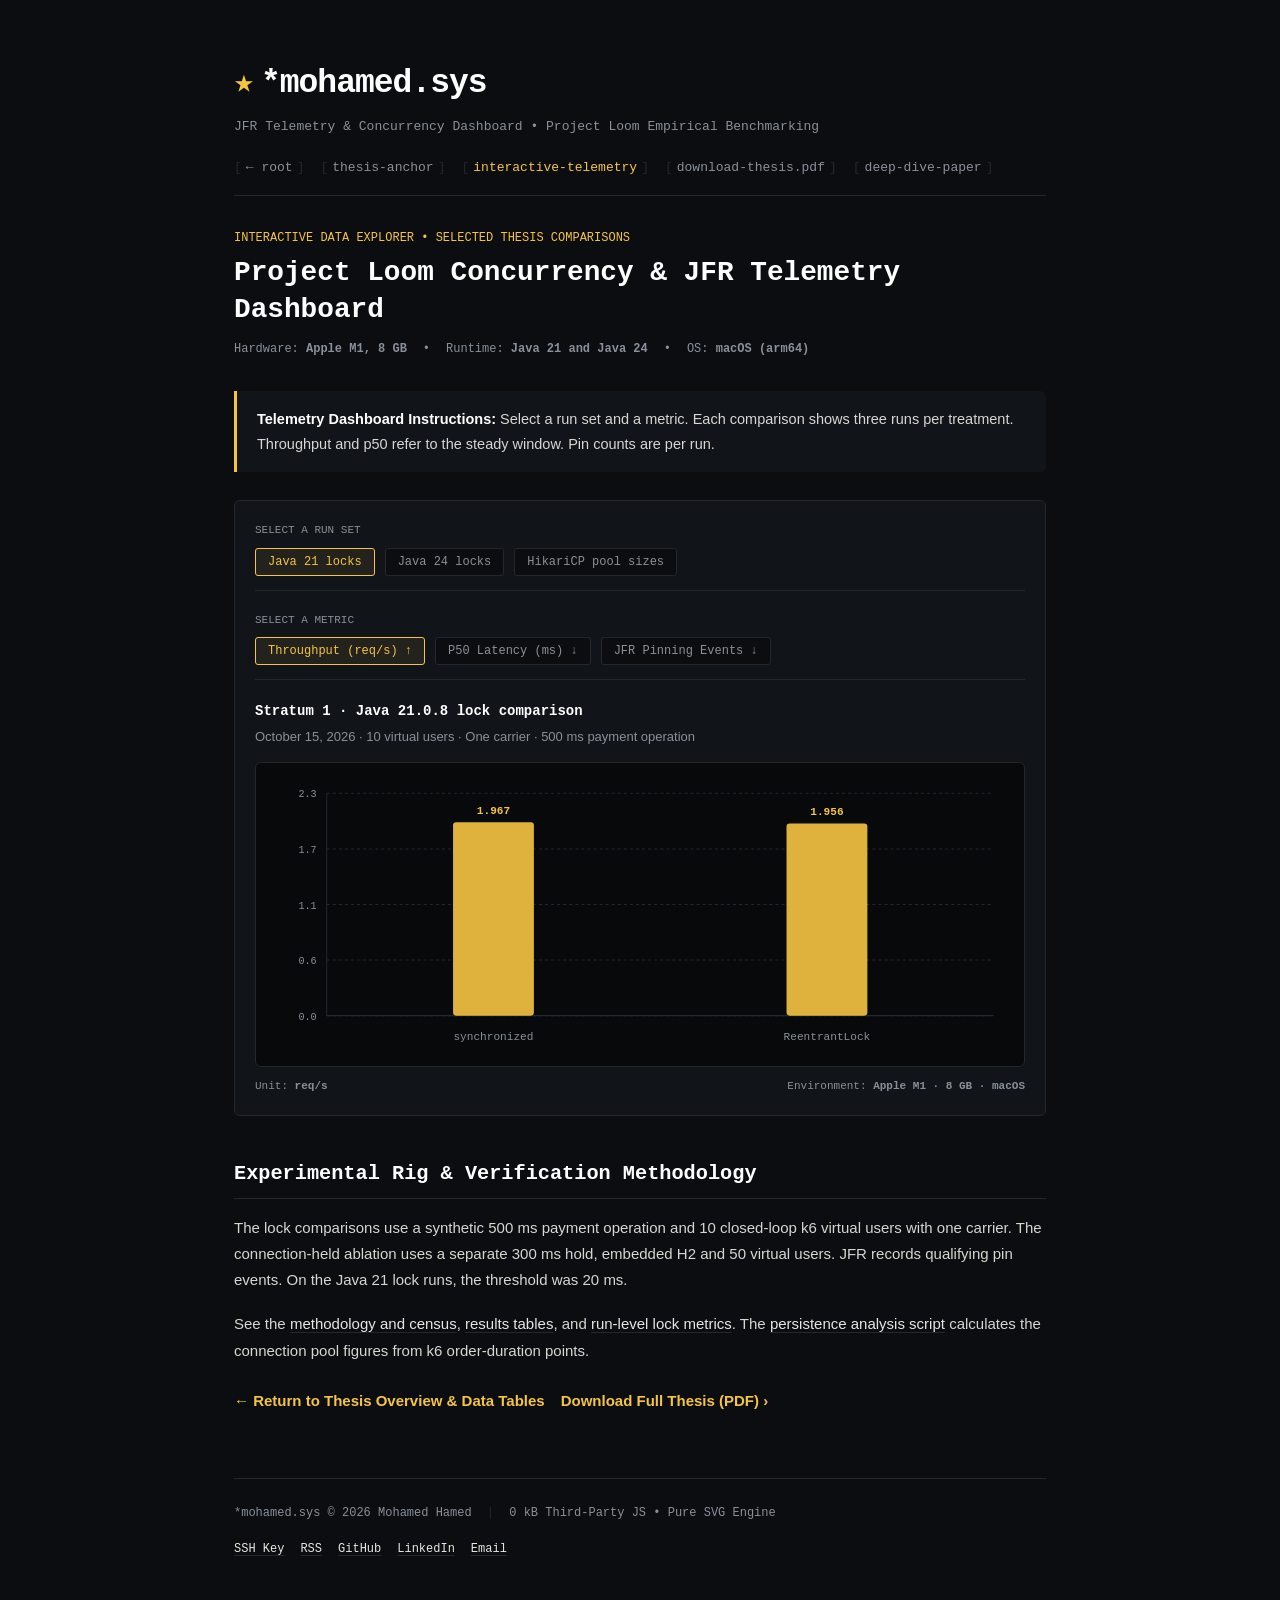
<file: thesis/research-dashboard.html>
<!DOCTYPE html>
<html lang="en">
<head>
  <meta charset="UTF-8">
  <meta name="viewport" content="width=device-width, initial-scale=1.0">
  <title>JFR Telemetry Research Dashboard — *mohamed.sys</title>
  <meta name="description" content="Compare selected Spring Boot virtual-thread experiments with separate Java 21, Java 24 and database pool results.">
  <meta name="author" content="Mohamed Hamed">
  <meta property="og:title" content="JFR Telemetry Research Dashboard — *mohamed.sys">
  <meta property="og:description" content="Compare selected Spring Boot virtual-thread experiments with separate Java 21, Java 24 and database pool results.">
  <meta property="og:type" content="article">
  <meta property="og:url" content="https://mohameddhamed.github.io/thesis/research-dashboard.html">
  <meta name="twitter:card" content="summary">
  <meta name="twitter:title" content="JFR Telemetry Research Dashboard — *mohamed.sys">
  <meta name="twitter:description" content="Compare selected Spring Boot virtual-thread experiments with separate Java 21, Java 24 and database pool results.">
  <link rel="canonical" href="https://mohameddhamed.github.io/thesis/research-dashboard.html">
  <link rel="icon" type="image/svg+xml" href="../favicon.svg">
  <link rel="alternate" type="application/rss+xml" title="*mohamed.sys RSS Feed" href="../feed.xml">
  <link rel="stylesheet" href="../assets/css/style.css">
</head>
<body>

  <!-- Monospace Identity Header -->
  <header class="sys-header">
    <div class="sys-title">
      <span class="star-accent">★</span> *mohamed.sys
    </div>
    <div class="sys-subtitle">
      JFR Telemetry &amp; Concurrency Dashboard • Project Loom Empirical Benchmarking
    </div>

    <!-- Navigation Bar -->
    <nav class="sys-nav-links" aria-label="Breadcrumb Navigation">
      <a href="../" class="term-link"><span class="bracket">[</span>&larr; root<span class="bracket">]</span></a>
      <a href="./" class="term-link"><span class="bracket">[</span>thesis-anchor<span class="bracket">]</span></a>
      <a href="research-dashboard.html" class="term-link active"><span class="bracket">[</span>interactive-telemetry<span class="bracket">]</span></a>
      <a href="../assets/pdf/thesis-mohamed-hamed.pdf" target="_blank" class="term-link"><span class="bracket">[</span>download-thesis.pdf<span class="bracket">]</span></a>
      <a href="../writing/virtual-thread-fallacy.html" class="term-link"><span class="bracket">[</span>deep-dive-paper<span class="bracket">]</span></a>
    </nav>
  </header>

  <main>
    <article class="article-header">
      <div style="font-family: var(--font-mono); font-size: 12px; color: var(--accent); margin-bottom: 6px;">
        INTERACTIVE DATA EXPLORER • SELECTED THESIS COMPARISONS
      </div>
      <h1 class="article-title">
        Project Loom Concurrency &amp; JFR Telemetry Dashboard
      </h1>
      <div class="article-meta">
        <span>Hardware: <strong>Apple M1, 8 GB</strong></span>
        <span>•</span>
        <span>Runtime: <strong>Java 21 and Java 24</strong></span>
        <span>•</span>
        <span>OS: <strong>macOS (arm64)</strong></span>
      </div>
    </article>

    <div class="systems-callout">
      <strong>Telemetry Dashboard Instructions:</strong> Select a run set and a metric. Each comparison shows three runs per treatment. Throughput and p50 refer to the steady window. Pin counts are per run.
    </div>

    <!-- Dashboard Container with Filters and SVG Mount -->
    <div class="dashboard-container">
      
      <!-- Workload Selector -->
      <div style="font-family: var(--font-mono); font-size: 11px; text-transform: uppercase; color: var(--muted); margin-bottom: 8px;">
        Select a run set
      </div>
      <div class="filter-bar">
        <button class="filter-btn active" data-workload="java21">Java 21 locks</button>
        <button class="filter-btn" data-workload="java24">Java 24 locks</button>
        <button class="filter-btn" data-workload="persistence">HikariCP pool sizes</button>
      </div>

      <!-- Metric Selector -->
      <div style="font-family: var(--font-mono); font-size: 11px; text-transform: uppercase; color: var(--muted); margin-bottom: 8px;">
        Select a metric
      </div>
      <div class="filter-bar">
        <button class="filter-btn active" data-metric="throughput">Throughput (req/s) &uarr;</button>
        <button class="filter-btn" data-metric="p50">P50 Latency (ms) &darr;</button>
        <button class="filter-btn" data-metric="pinnedEvents">JFR Pinning Events &darr;</button>
      </div>

      <!-- Chart Mount Point -->
      <div id="dashboard-chart-mount">
        <!-- Injected dynamically by dashboard.js -->
      </div>

    </div>

    <!-- Experimental Rigor Breakdown -->
    <section class="article-body">
      <h2>Experimental Rig &amp; Verification Methodology</h2>
      <p>The lock comparisons use a synthetic 500 ms payment operation and 10 closed-loop k6 virtual users with one carrier. The connection-held ablation uses a separate 300 ms hold, embedded H2 and 50 virtual users. JFR records qualifying pin events. On the Java 21 lock runs, the threshold was 20 ms.</p>
      <p>See the <a href="https://github.com/mohameddhamed/virtual-thread-springs/blob/4827c0ce38c8d47b416012d9f0390dc48c22ab3b/overleaf/chapters/04-methodology.tex">methodology and census</a>, <a href="https://github.com/mohameddhamed/virtual-thread-springs/blob/4827c0ce38c8d47b416012d9f0390dc48c22ab3b/overleaf/chapters/06-results.tex">results tables</a>, and <a href="https://github.com/mohameddhamed/virtual-thread-springs/blob/4827c0ce38c8d47b416012d9f0390dc48c22ab3b/docs/evidence-freeze/metric-recalculations.csv">run-level lock metrics</a>. The <a href="https://github.com/mohameddhamed/virtual-thread-springs/blob/4827c0ce38c8d47b416012d9f0390dc48c22ab3b/scripts/analyze_persistence_results.py">persistence analysis script</a> calculates the connection pool figures from k6 order-duration points.</p>

      <div style="display: flex; gap: 16px; margin-top: 24px;">
        <a href="index.html" class="term-link" style="color: var(--accent); font-weight: 600;">
          &larr; Return to Thesis Overview &amp; Data Tables
        </a>
        <a href="../assets/pdf/thesis-mohamed-hamed.pdf" target="_blank" class="term-link" style="color: var(--accent); font-weight: 600;">
          Download Full Thesis (PDF) ›
        </a>
      </div>
    </section>
  </main>

  <!-- Systems Footer -->
  <footer class="sys-footer">
    <div>
      <span>*mohamed.sys &copy; 2026 Mohamed Hamed</span>
      <span style="margin: 0 8px; color: var(--border);">|</span>
      <span>0 kB Third-Party JS • Pure SVG Engine</span>
    </div>
    <div class="footer-links">
      <a href="../key.pub">SSH Key</a>
      <a href="../feed.xml">RSS</a>
      <a href="https://github.com/mohameddhamed" target="_blank" rel="noopener">GitHub</a>
      <a href="https://linkedin.com/in/mohameddhamed" target="_blank" rel="noopener">LinkedIn</a>
      <a href="mailto:mohamedus.1970.hm@gmail.com">Email</a>
    </div>
  </footer>

  <script src="../assets/js/dashboard.js"></script>
</body>
</html>
</file>
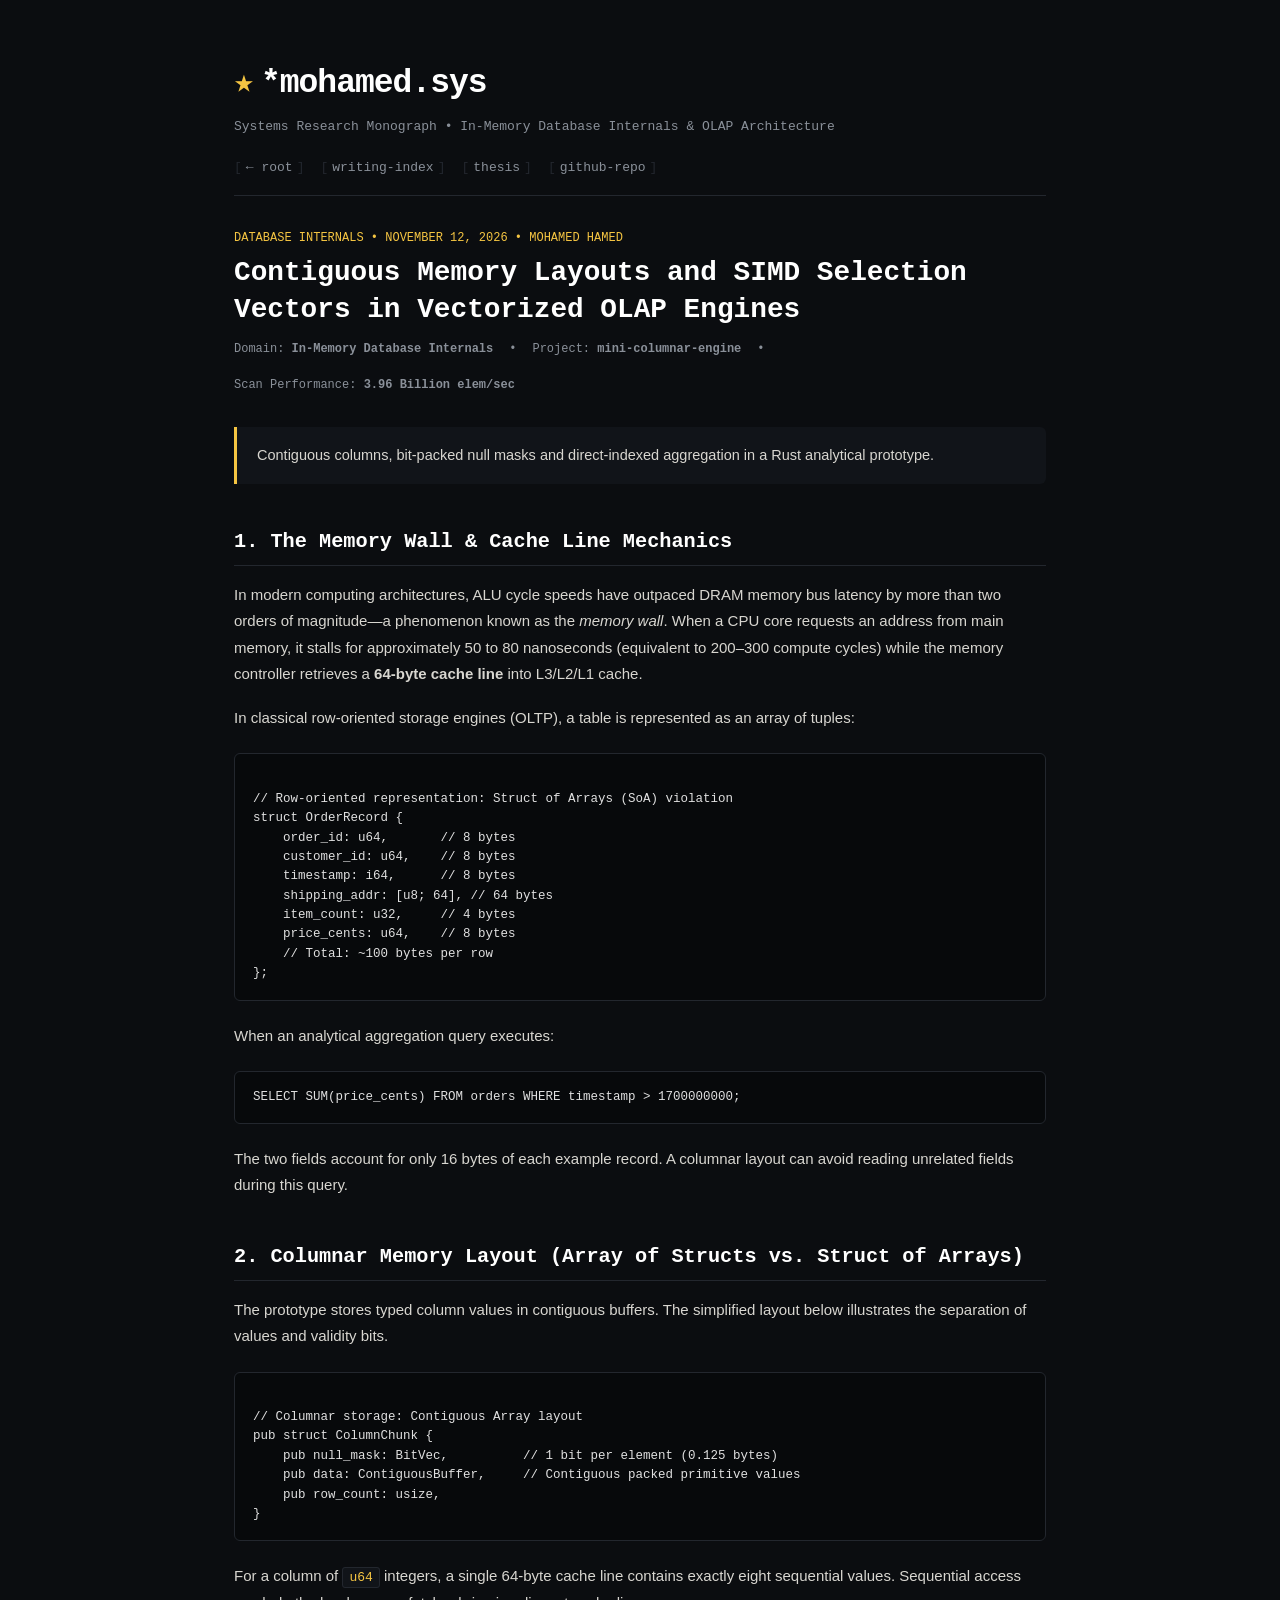
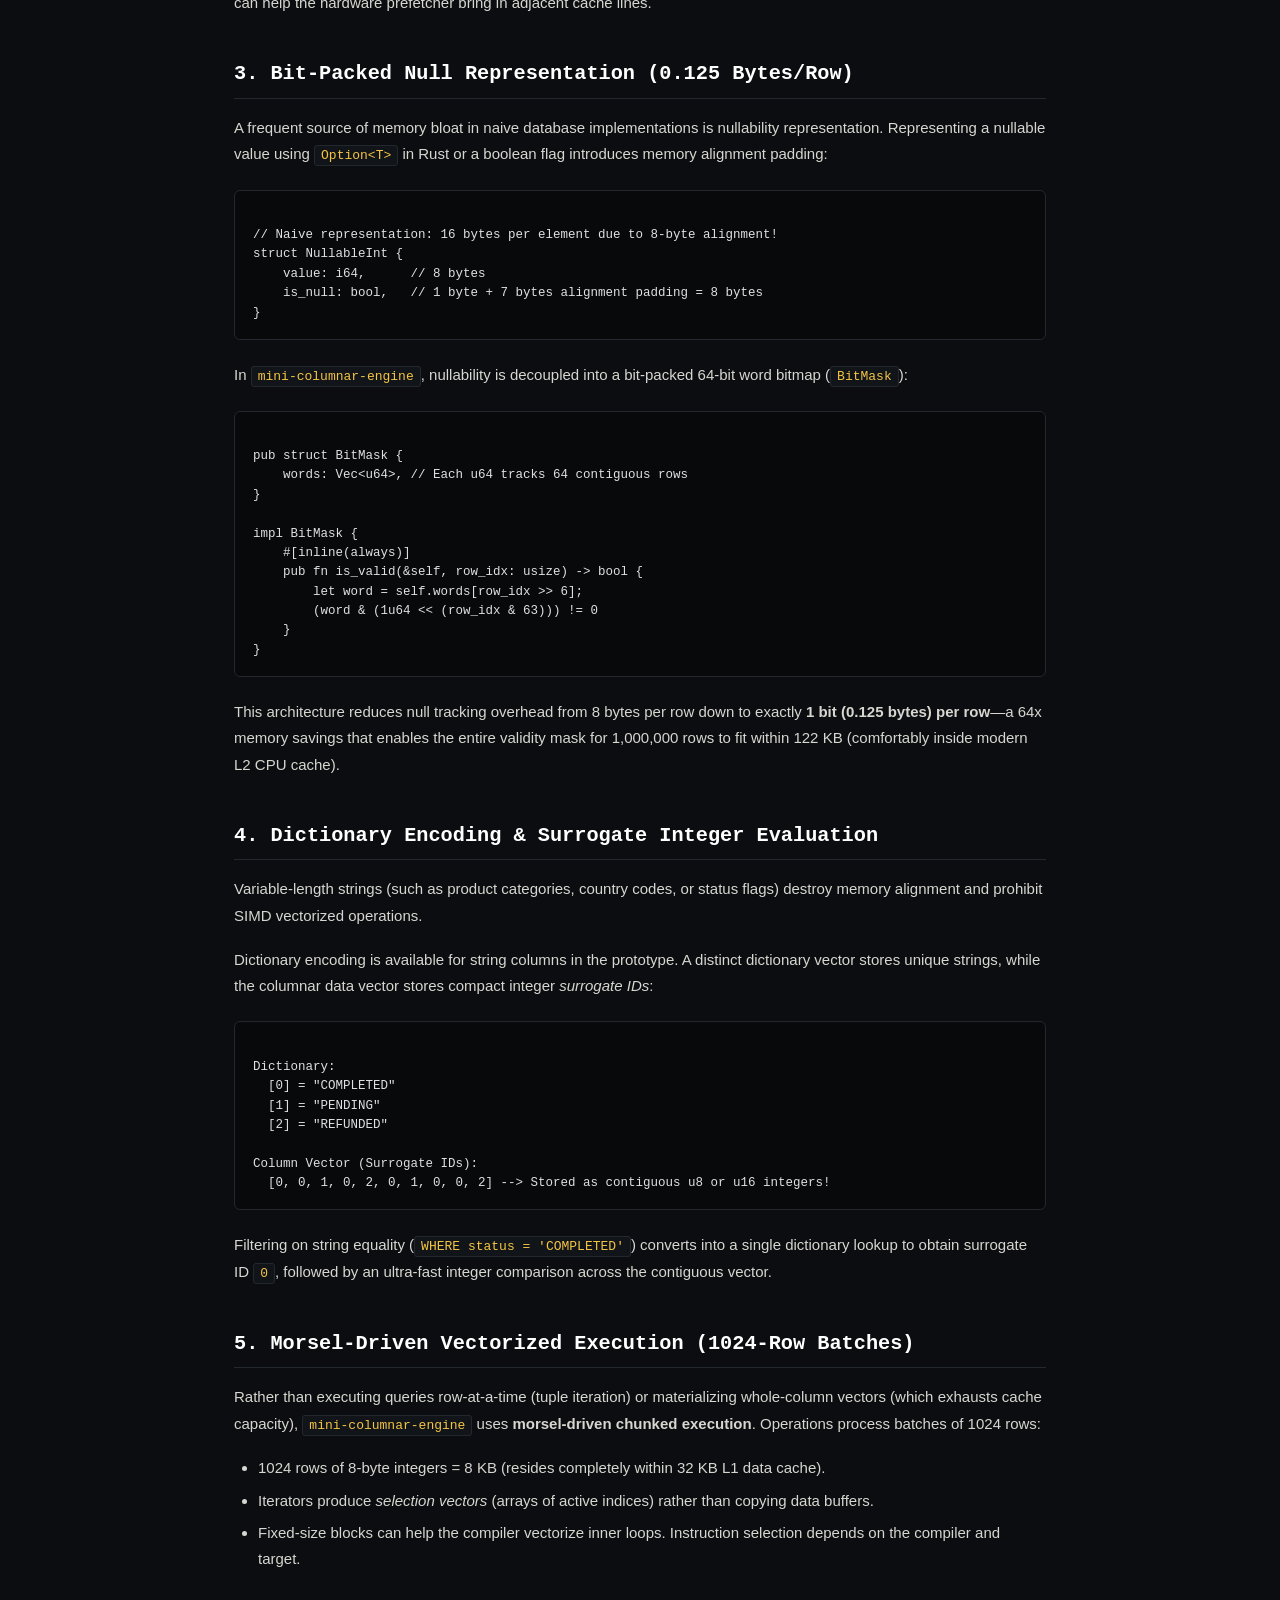
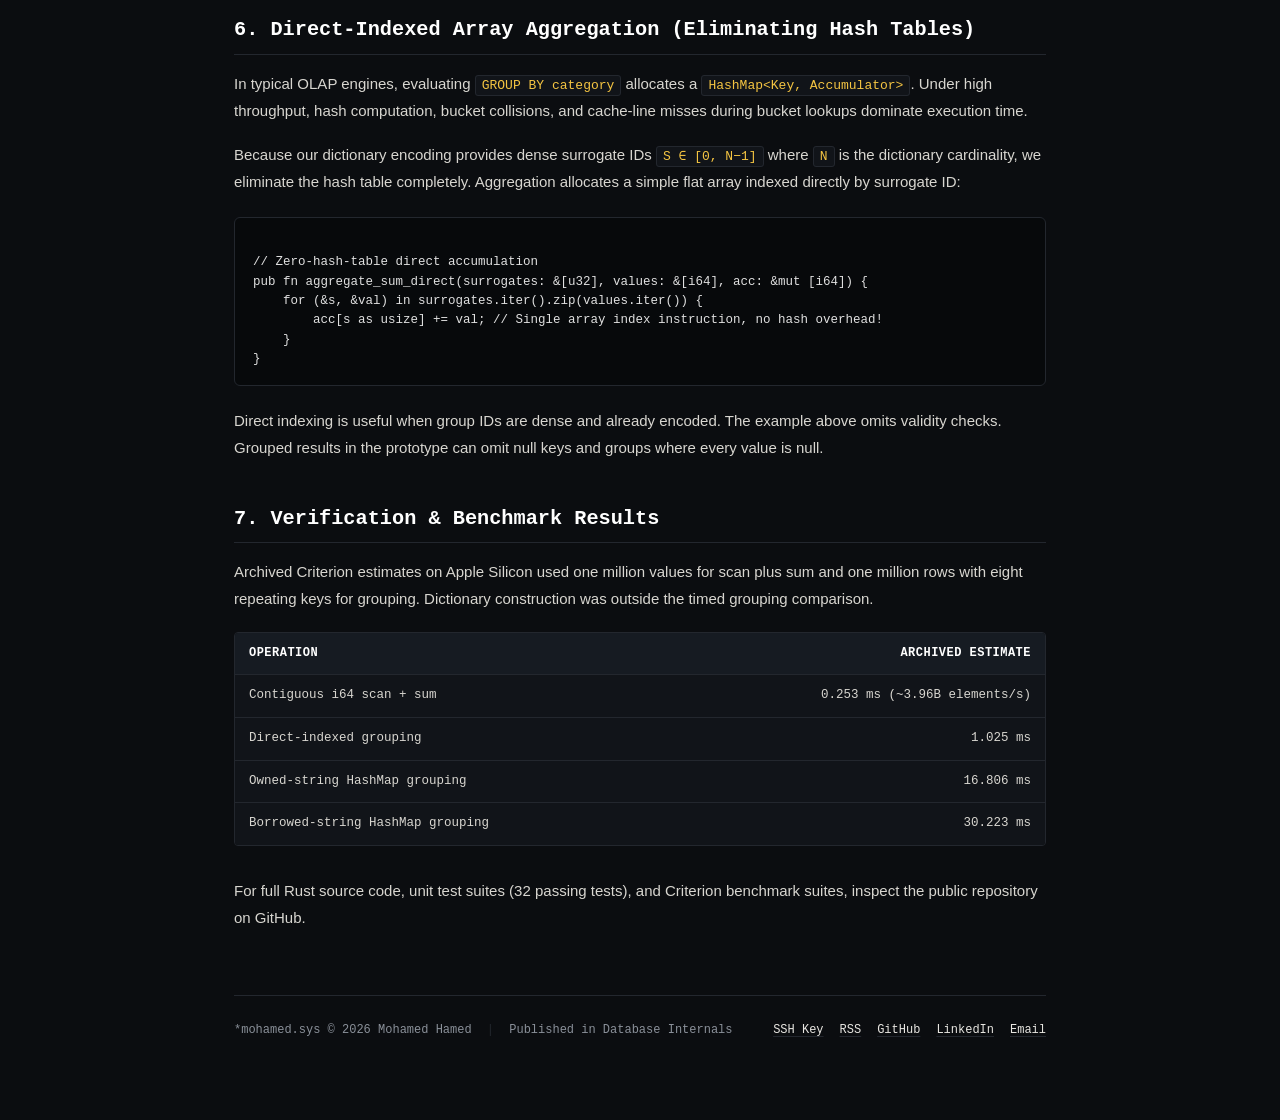
<file: writing/contiguous-memory-olap.html>
<!DOCTYPE html>
<html lang="en">
<head>
  <meta charset="UTF-8">
  <meta name="viewport" content="width=device-width, initial-scale=1.0">
  <title>Contiguous Memory Layouts &amp; Vectorized OLAP — *mohamed.sys</title>
  <meta name="description" content="Contiguous columns, bit-packed null masks and direct-indexed aggregation in a Rust analytical prototype.">
  <meta name="author" content="Mohamed Hamed">
  <meta property="og:title" content="Contiguous Memory Layouts &amp; Vectorized OLAP — *mohamed.sys">
  <meta property="og:description" content="Contiguous columns, bit-packed null masks and direct-indexed aggregation in a Rust analytical prototype.">
  <meta property="og:type" content="article">
  <meta property="og:url" content="https://mohameddhamed.github.io/writing/contiguous-memory-olap.html">
  <meta name="twitter:card" content="summary">
  <meta name="twitter:title" content="Contiguous Memory Layouts &amp; Vectorized OLAP — *mohamed.sys">
  <meta name="twitter:description" content="Contiguous columns, bit-packed null masks and direct-indexed aggregation in a Rust analytical prototype.">
  <link rel="canonical" href="https://mohameddhamed.github.io/writing/contiguous-memory-olap.html">
  <link rel="icon" type="image/svg+xml" href="../favicon.svg">
  <link rel="alternate" type="application/rss+xml" title="*mohamed.sys RSS Feed" href="../feed.xml">
  <link rel="stylesheet" href="../assets/css/style.css">
</head>
<body>

  <!-- Monospace Identity Header -->
  <header class="sys-header">
    <div class="sys-title">
      <span class="star-accent">★</span> *mohamed.sys
    </div>
    <div class="sys-subtitle">
      Systems Research Monograph • In-Memory Database Internals &amp; OLAP Architecture
    </div>

    <!-- Navigation Bar -->
    <nav class="sys-nav-links" aria-label="Breadcrumb Navigation">
      <a href="../" class="term-link"><span class="bracket">[</span>&larr; root<span class="bracket">]</span></a>
      <a href="./" class="term-link"><span class="bracket">[</span>writing-index<span class="bracket">]</span></a>
      <a href="../thesis/" class="term-link"><span class="bracket">[</span>thesis<span class="bracket">]</span></a>
      <a href="https://github.com/mohameddhamed/mini-columnar-engine" target="_blank" rel="noopener" class="term-link"><span class="bracket">[</span>github-repo<span class="bracket">]</span></a>
    </nav>
  </header>

  <main>
    <article class="article-header">
      <div style="font-family: var(--font-mono); font-size: 12px; color: var(--accent); margin-bottom: 6px;">
        DATABASE INTERNALS • NOVEMBER 12, 2026 • MOHAMED HAMED
      </div>
      <h1 class="article-title">
        Contiguous Memory Layouts and SIMD Selection Vectors in Vectorized OLAP Engines
      </h1>
      <div class="article-meta">
        <span>Domain: <strong>In-Memory Database Internals</strong></span>
        <span>•</span>
        <span>Project: <strong>mini-columnar-engine</strong></span>
        <span>•</span>
        <span>Scan Performance: <strong>3.96 Billion elem/sec</strong></span>
      </div>
    </article>

    <div class="systems-callout">
      Contiguous columns, bit-packed null masks and direct-indexed aggregation in a Rust analytical prototype.
    </div>

    <section class="article-body">
      <h2>1. The Memory Wall &amp; Cache Line Mechanics</h2>
      <p>
        In modern computing architectures, ALU cycle speeds have outpaced DRAM memory bus latency by more than two orders of magnitude—a phenomenon known as the <em>memory wall</em>. When a CPU core requests an address from main memory, it stalls for approximately 50 to 80 nanoseconds (equivalent to 200–300 compute cycles) while the memory controller retrieves a <strong>64-byte cache line</strong> into L3/L2/L1 cache.
      </p>
      <p>
        In classical row-oriented storage engines (OLTP), a table is represented as an array of tuples:
      </p>
      <div class="code-block">
// Row-oriented representation: Struct of Arrays (SoA) violation
struct OrderRecord {
    order_id: u64,       // 8 bytes
    customer_id: u64,    // 8 bytes
    timestamp: i64,      // 8 bytes
    shipping_addr: [u8; 64], // 64 bytes
    item_count: u32,     // 4 bytes
    price_cents: u64,    // 8 bytes
    // Total: ~100 bytes per row
};</div>

      <p>
        When an analytical aggregation query executes:
      </p>
      <div class="code-block">SELECT SUM(price_cents) FROM orders WHERE timestamp &gt; 1700000000;</div>
      <p>
        The two fields account for only 16 bytes of each example record. A columnar layout can avoid reading unrelated fields during this query.
      </p>

      <h2>2. Columnar Memory Layout (Array of Structs vs. Struct of Arrays)</h2>
      <p>
        The prototype stores typed column values in contiguous buffers. The simplified layout below illustrates the separation of values and validity bits.
      </p>

      <div class="code-block">
// Columnar storage: Contiguous Array layout
pub struct ColumnChunk {
    pub null_mask: BitVec,          // 1 bit per element (0.125 bytes)
    pub data: ContiguousBuffer,     // Contiguous packed primitive values
    pub row_count: usize,
}</div>

      <p>
        For a column of <code>u64</code> integers, a single 64-byte cache line contains exactly eight sequential values. Sequential access can help the hardware prefetcher bring in adjacent cache lines.
      </p>

      <h2>3. Bit-Packed Null Representation (0.125 Bytes/Row)</h2>
      <p>
        A frequent source of memory bloat in naive database implementations is nullability representation. Representing a nullable value using <code>Option&lt;T&gt;</code> in Rust or a boolean flag introduces memory alignment padding:
      </p>
      <div class="code-block">
// Naive representation: 16 bytes per element due to 8-byte alignment!
struct NullableInt {
    value: i64,      // 8 bytes
    is_null: bool,   // 1 byte + 7 bytes alignment padding = 8 bytes
}</div>

      <p>
        In <code>mini-columnar-engine</code>, nullability is decoupled into a bit-packed 64-bit word bitmap (<code>BitMask</code>):
      </p>
      <div class="code-block">
pub struct BitMask {
    words: Vec&lt;u64&gt;, // Each u64 tracks 64 contiguous rows
}

impl BitMask {
    #[inline(always)]
    pub fn is_valid(&amp;self, row_idx: usize) -&gt; bool {
        let word = self.words[row_idx &gt;&gt; 6];
        (word &amp; (1u64 &lt;&lt; (row_idx &amp; 63))) != 0
    }
}</div>

      <p>
        This architecture reduces null tracking overhead from 8 bytes per row down to exactly <strong>1 bit (0.125 bytes) per row</strong>—a 64x memory savings that enables the entire validity mask for 1,000,000 rows to fit within 122 KB (comfortably inside modern L2 CPU cache).
      </p>

      <h2>4. Dictionary Encoding &amp; Surrogate Integer Evaluation</h2>
      <p>
        Variable-length strings (such as product categories, country codes, or status flags) destroy memory alignment and prohibit SIMD vectorized operations.
      </p>
      <p>
        Dictionary encoding is available for string columns in the prototype. A distinct dictionary vector stores unique strings, while the columnar data vector stores compact integer <em>surrogate IDs</em>:
      </p>
      <div class="code-block">
Dictionary:
  [0] = "COMPLETED"
  [1] = "PENDING"
  [2] = "REFUNDED"

Column Vector (Surrogate IDs):
  [0, 0, 1, 0, 2, 0, 1, 0, 0, 2] --&gt; Stored as contiguous u8 or u16 integers!</div>

      <p>
        Filtering on string equality (<code>WHERE status = 'COMPLETED'</code>) converts into a single dictionary lookup to obtain surrogate ID <code>0</code>, followed by an ultra-fast integer comparison across the contiguous vector.
      </p>

      <h2>5. Morsel-Driven Vectorized Execution (1024-Row Batches)</h2>
      <p>
        Rather than executing queries row-at-a-time (tuple iteration) or materializing whole-column vectors (which exhausts cache capacity), <code>mini-columnar-engine</code> uses <strong>morsel-driven chunked execution</strong>. Operations process batches of 1024 rows:
      </p>
      <ul>
        <li>1024 rows of 8-byte integers = 8 KB (resides completely within 32 KB L1 data cache).</li>
        <li>Iterators produce <em>selection vectors</em> (arrays of active indices) rather than copying data buffers.</li>
        <li>Fixed-size blocks can help the compiler vectorize inner loops. Instruction selection depends on the compiler and target.</li>
      </ul>

      <h2>6. Direct-Indexed Array Aggregation (Eliminating Hash Tables)</h2>
      <p>
        In typical OLAP engines, evaluating <code>GROUP BY category</code> allocates a <code>HashMap&lt;Key, Accumulator&gt;</code>. Under high throughput, hash computation, bucket collisions, and cache-line misses during bucket lookups dominate execution time.
      </p>
      <p>
        Because our dictionary encoding provides dense surrogate IDs <code>S &isin; [0, N&minus;1]</code> where <code>N</code> is the dictionary cardinality, we eliminate the hash table completely. Aggregation allocates a simple flat array indexed directly by surrogate ID:
      </p>

      <div class="code-block">
// Zero-hash-table direct accumulation
pub fn aggregate_sum_direct(surrogates: &amp;[u32], values: &amp;[i64], acc: &amp;mut [i64]) {
    for (&amp;s, &amp;val) in surrogates.iter().zip(values.iter()) {
        acc[s as usize] += val; // Single array index instruction, no hash overhead!
    }
}</div>

      <p>
        Direct indexing is useful when group IDs are dense and already encoded. The example above omits validity checks. Grouped results in the prototype can omit null keys and groups where every value is null.
      </p>

      <h2>7. Verification &amp; Benchmark Results</h2>
      <p>Archived Criterion estimates on Apple Silicon used one million values for scan plus sum and one million rows with eight repeating keys for grouping. Dictionary construction was outside the timed grouping comparison.</p>
      <div class="table-wrapper">
        <table class="data-table">
          <thead><tr><th scope="col">Operation</th><th scope="col" class="num">Archived estimate</th></tr></thead>
          <tbody>
            <tr><td>Contiguous i64 scan + sum</td><td class="num">0.253 ms (~3.96B elements/s)</td></tr>
            <tr><td>Direct-indexed grouping</td><td class="num">1.025 ms</td></tr>
            <tr><td>Owned-string HashMap grouping</td><td class="num">16.806 ms</td></tr>
            <tr><td>Borrowed-string HashMap grouping</td><td class="num">30.223 ms</td></tr>
          </tbody>
        </table>
      </div>

      <p>
        For full Rust source code, unit test suites (32 passing tests), and Criterion benchmark suites, inspect the public repository on GitHub.
      </p>
    </section>
  </main>

  <!-- Systems Footer -->
  <footer class="sys-footer">
    <div>
      <span>*mohamed.sys &copy; 2026 Mohamed Hamed</span>
      <span style="margin: 0 8px; color: var(--border);">|</span>
      <span>Published in Database Internals</span>
    </div>
    <div class="footer-links">
      <a href="../key.pub">SSH Key</a>
      <a href="../feed.xml">RSS</a>
      <a href="https://github.com/mohameddhamed" target="_blank" rel="noopener">GitHub</a>
      <a href="https://linkedin.com/in/mohameddhamed" target="_blank" rel="noopener">LinkedIn</a>
      <a href="mailto:mohamedus.1970.hm@gmail.com">Email</a>
    </div>
  </footer>

</body>
</html>
</file>
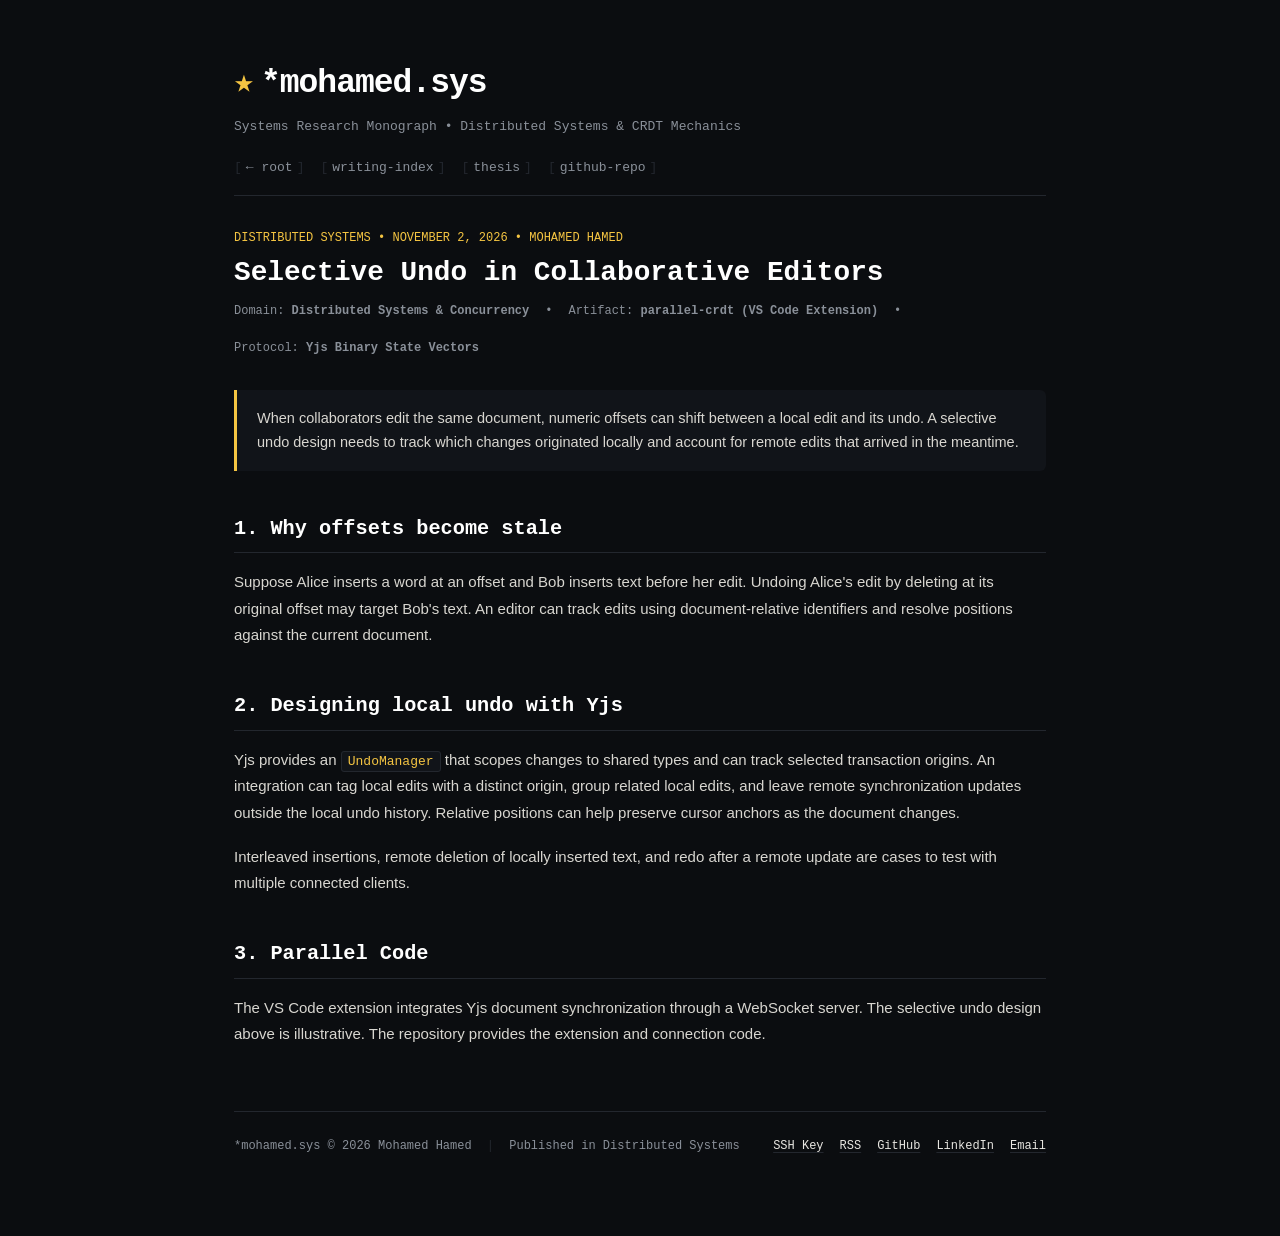
<file: writing/crdt-selective-undo.html>
<!DOCTYPE html>
<html lang="en">
<head>
  <meta charset="UTF-8">
  <meta name="viewport" content="width=device-width, initial-scale=1.0">
  <title>Selective Undo in Collaborative Editors — *mohamed.sys</title>
  <meta name="description" content="Design notes on tracking local edits in a collaborative editor, with context from the Yjs and WebSocket integration in Parallel Code.">
  <meta name="author" content="Mohamed Hamed">
  <meta property="og:title" content="Selective Undo in Collaborative Editors — *mohamed.sys">
  <meta property="og:description" content="Design notes on tracking local edits in a collaborative editor, with context from the Yjs and WebSocket integration in Parallel Code.">
  <meta property="og:type" content="article">
  <meta property="og:url" content="https://mohameddhamed.github.io/writing/crdt-selective-undo.html">
  <meta name="twitter:card" content="summary">
  <meta name="twitter:title" content="Selective Undo in Collaborative Editors — *mohamed.sys">
  <meta name="twitter:description" content="Design notes on tracking local edits in a collaborative editor, with context from the Yjs and WebSocket integration in Parallel Code.">
  <link rel="canonical" href="https://mohameddhamed.github.io/writing/crdt-selective-undo.html">
  <link rel="icon" type="image/svg+xml" href="../favicon.svg">
  <link rel="alternate" type="application/rss+xml" title="*mohamed.sys RSS Feed" href="../feed.xml">
  <link rel="stylesheet" href="../assets/css/style.css">
</head>
<body>

  <!-- Monospace Identity Header -->
  <header class="sys-header">
    <div class="sys-title">
      <span class="star-accent">★</span> *mohamed.sys
    </div>
    <div class="sys-subtitle">
      Systems Research Monograph • Distributed Systems &amp; CRDT Mechanics
    </div>

    <!-- Navigation Bar -->
    <nav class="sys-nav-links" aria-label="Breadcrumb Navigation">
      <a href="../" class="term-link"><span class="bracket">[</span>&larr; root<span class="bracket">]</span></a>
      <a href="./" class="term-link"><span class="bracket">[</span>writing-index<span class="bracket">]</span></a>
      <a href="../thesis/" class="term-link"><span class="bracket">[</span>thesis<span class="bracket">]</span></a>
      <a href="https://github.com/mohameddhamed/parallel-crdt" target="_blank" rel="noopener" class="term-link"><span class="bracket">[</span>github-repo<span class="bracket">]</span></a>
    </nav>
  </header>

  <main>
    <article class="article-header">
      <div style="font-family: var(--font-mono); font-size: 12px; color: var(--accent); margin-bottom: 6px;">
        DISTRIBUTED SYSTEMS • NOVEMBER 2, 2026 • MOHAMED HAMED
      </div>
      <h1 class="article-title">
        Selective Undo in Collaborative Editors
      </h1>
      <div class="article-meta">
        <span>Domain: <strong>Distributed Systems &amp; Concurrency</strong></span>
        <span>•</span>
        <span>Artifact: <strong>parallel-crdt (VS Code Extension)</strong></span>
        <span>•</span>
        <span>Protocol: <strong>Yjs Binary State Vectors</strong></span>
      </div>
    </article>

    <div class="systems-callout">
      When collaborators edit the same document, numeric offsets can shift between a local edit and its undo. A selective undo design needs to track which changes originated locally and account for remote edits that arrived in the meantime.
    </div>

    <section class="article-body">
      <h2>1. Why offsets become stale</h2>
      <p>Suppose Alice inserts a word at an offset and Bob inserts text before her edit. Undoing Alice's edit by deleting at its original offset may target Bob's text. An editor can track edits using document-relative identifiers and resolve positions against the current document.</p>

      <h2>2. Designing local undo with Yjs</h2>
      <p>Yjs provides an <code>UndoManager</code> that scopes changes to shared types and can track selected transaction origins. An integration can tag local edits with a distinct origin, group related local edits, and leave remote synchronization updates outside the local undo history. Relative positions can help preserve cursor anchors as the document changes.</p>
      <p>Interleaved insertions, remote deletion of locally inserted text, and redo after a remote update are cases to test with multiple connected clients.</p>

      <h2>3. Parallel Code</h2>
      <p>The VS Code extension integrates Yjs document synchronization through a WebSocket server. The selective undo design above is illustrative. The repository provides the extension and connection code.</p>
    </section>
  </main>

  <!-- Systems Footer -->
  <footer class="sys-footer">
    <div>
      <span>*mohamed.sys &copy; 2026 Mohamed Hamed</span>
      <span style="margin: 0 8px; color: var(--border);">|</span>
      <span>Published in Distributed Systems</span>
    </div>
    <div class="footer-links">
      <a href="../key.pub">SSH Key</a>
      <a href="../feed.xml">RSS</a>
      <a href="https://github.com/mohameddhamed" target="_blank" rel="noopener">GitHub</a>
      <a href="https://linkedin.com/in/mohameddhamed" target="_blank" rel="noopener">LinkedIn</a>
      <a href="mailto:mohamedus.1970.hm@gmail.com">Email</a>
    </div>
  </footer>

</body>
</html>
</file>
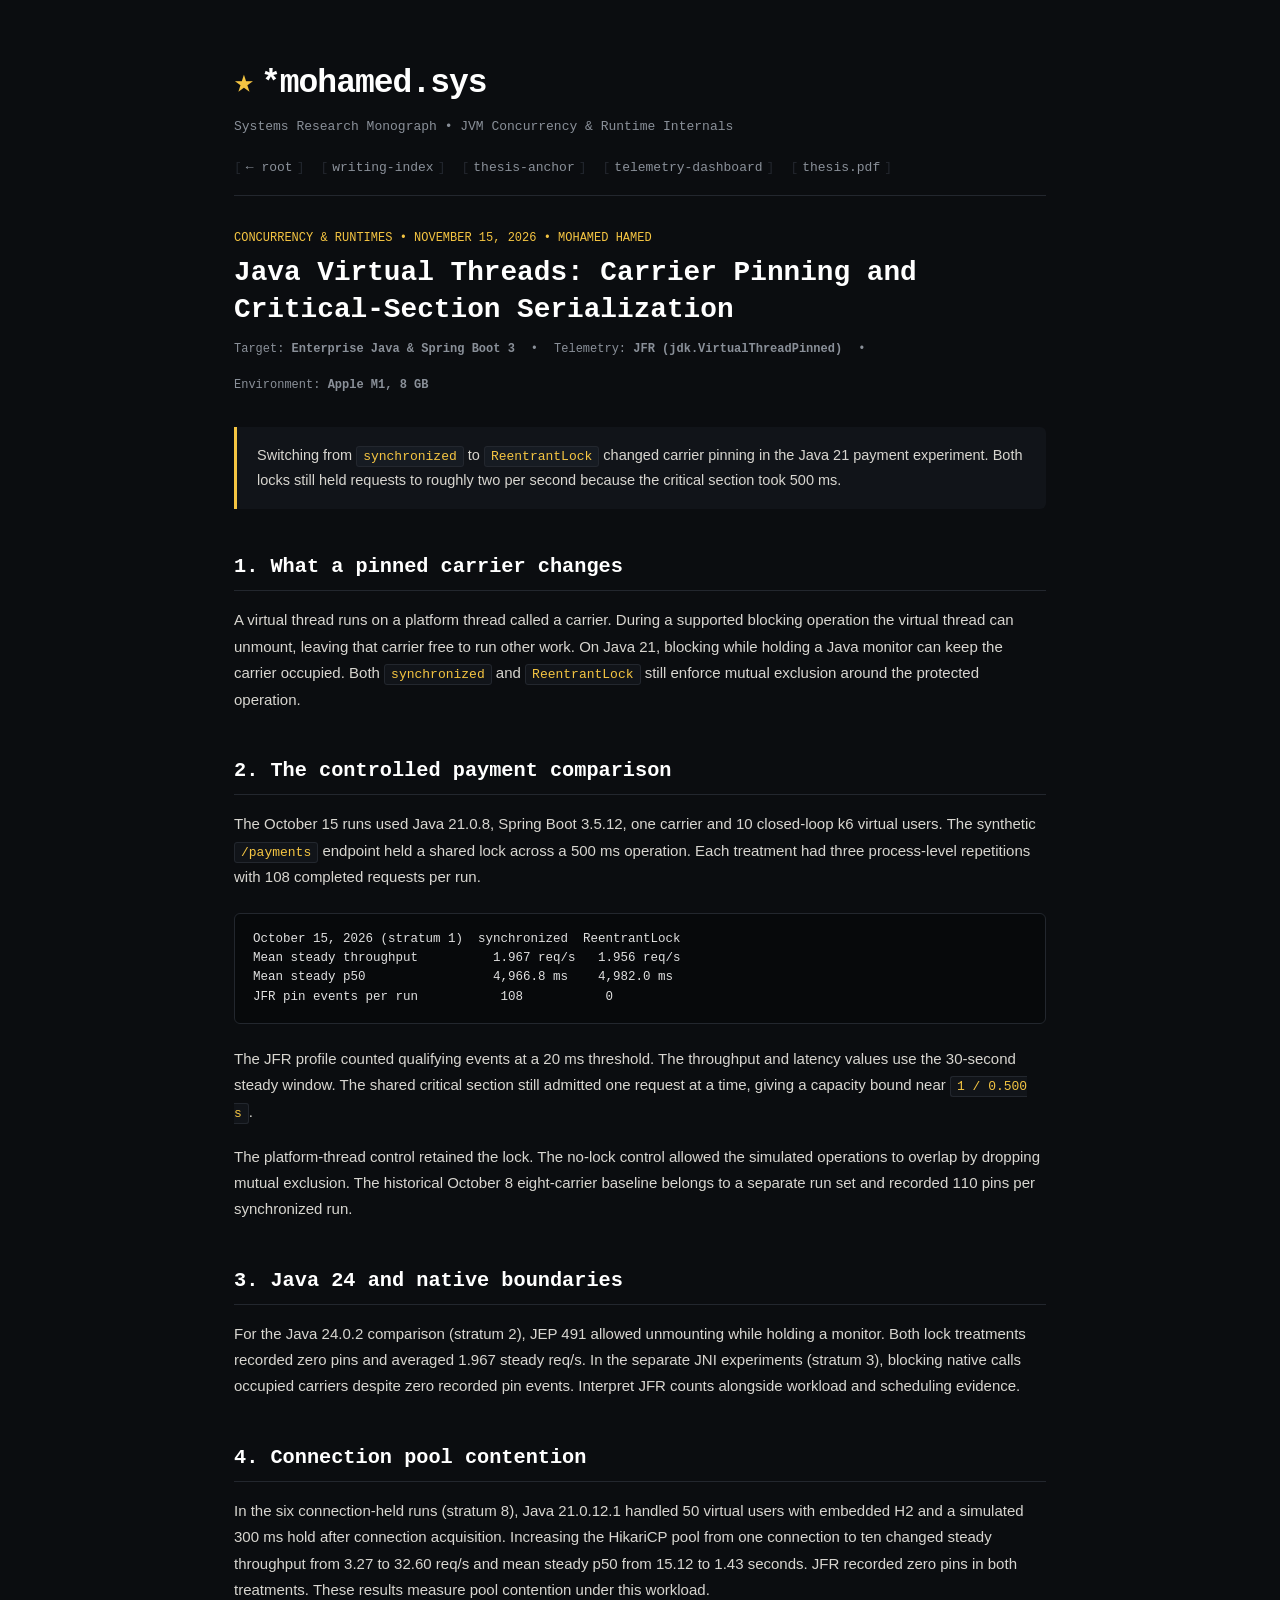
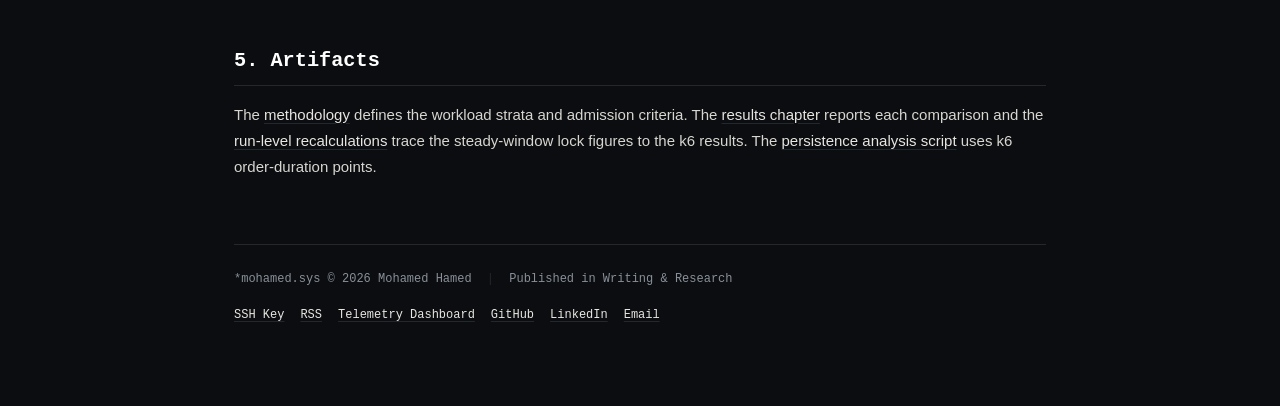
<file: writing/virtual-thread-fallacy.html>
<!DOCTYPE html>
<html lang="en">
<head>
  <meta charset="UTF-8">
  <meta name="viewport" content="width=device-width, initial-scale=1.0">
  <title>Java Virtual Threads: Carrier Pinning and Critical-Section Serialization — *mohamed.sys</title>
  <meta name="description" content="A controlled Spring Boot experiment separating Java 21 carrier pinning from critical-section serialization, with Java 24 and persistence comparisons.">
  <meta name="author" content="Mohamed Hamed">
  <meta property="og:title" content="Java Virtual Threads: Carrier Pinning and Critical-Section Serialization — *mohamed.sys">
  <meta property="og:description" content="A controlled Spring Boot experiment separating Java 21 carrier pinning from critical-section serialization, with Java 24 and persistence comparisons.">
  <meta property="og:type" content="article">
  <meta property="og:url" content="https://mohameddhamed.github.io/writing/virtual-thread-fallacy.html">
  <meta name="twitter:card" content="summary">
  <meta name="twitter:title" content="Java Virtual Threads: Carrier Pinning and Critical-Section Serialization — *mohamed.sys">
  <meta name="twitter:description" content="A controlled Spring Boot experiment separating Java 21 carrier pinning from critical-section serialization, with Java 24 and persistence comparisons.">
  <link rel="canonical" href="https://mohameddhamed.github.io/writing/virtual-thread-fallacy.html">
  <link rel="icon" type="image/svg+xml" href="../favicon.svg">
  <link rel="alternate" type="application/rss+xml" title="*mohamed.sys RSS Feed" href="../feed.xml">
  <link rel="stylesheet" href="../assets/css/style.css">
</head>
<body>

  <!-- Monospace Identity Header -->
  <header class="sys-header">
    <div class="sys-title">
      <span class="star-accent">★</span> *mohamed.sys
    </div>
    <div class="sys-subtitle">
      Systems Research Monograph • JVM Concurrency &amp; Runtime Internals
    </div>

    <!-- Navigation Bar -->
    <nav class="sys-nav-links" aria-label="Breadcrumb Navigation">
      <a href="../" class="term-link"><span class="bracket">[</span>&larr; root<span class="bracket">]</span></a>
      <a href="./" class="term-link"><span class="bracket">[</span>writing-index<span class="bracket">]</span></a>
      <a href="../thesis/" class="term-link"><span class="bracket">[</span>thesis-anchor<span class="bracket">]</span></a>
      <a href="../thesis/research-dashboard.html" class="term-link"><span class="bracket">[</span>telemetry-dashboard<span class="bracket">]</span></a>
      <a href="../assets/pdf/thesis-mohamed-hamed.pdf" target="_blank" class="term-link"><span class="bracket">[</span>thesis.pdf<span class="bracket">]</span></a>
    </nav>
  </header>

  <main>
    <article class="article-header">
      <div style="font-family: var(--font-mono); font-size: 12px; color: var(--accent); margin-bottom: 6px;">
        CONCURRENCY &amp; RUNTIMES • NOVEMBER 15, 2026 • MOHAMED HAMED
      </div>
      <h1 class="article-title">
        Java Virtual Threads: Carrier Pinning and Critical-Section Serialization
      </h1>
      <div class="article-meta">
        <span>Target: <strong>Enterprise Java &amp; Spring Boot 3</strong></span>
        <span>•</span>
        <span>Telemetry: <strong>JFR (jdk.VirtualThreadPinned)</strong></span>
        <span>•</span>
        <span>Environment: <strong>Apple M1, 8 GB</strong></span>
      </div>
    </article>

    <div class="systems-callout">
      Switching from <code>synchronized</code> to <code>ReentrantLock</code> changed carrier pinning in the Java 21 payment experiment. Both locks still held requests to roughly two per second because the critical section took 500 ms.
    </div>

    <section class="article-body">
      <h2>1. What a pinned carrier changes</h2>
      <p>A virtual thread runs on a platform thread called a carrier. During a supported blocking operation the virtual thread can unmount, leaving that carrier free to run other work. On Java 21, blocking while holding a Java monitor can keep the carrier occupied. Both <code>synchronized</code> and <code>ReentrantLock</code> still enforce mutual exclusion around the protected operation.</p>

      <h2>2. The controlled payment comparison</h2>
      <p>The October 15 runs used Java 21.0.8, Spring Boot 3.5.12, one carrier and 10 closed-loop k6 virtual users. The synthetic <code>/payments</code> endpoint held a shared lock across a 500 ms operation. Each treatment had three process-level repetitions with 108 completed requests per run.</p>
      <div class="code-block">October 15, 2026 (stratum 1)  synchronized  ReentrantLock
Mean steady throughput          1.967 req/s   1.956 req/s
Mean steady p50                 4,966.8 ms    4,982.0 ms
JFR pin events per run           108           0</div>
      <p>The JFR profile counted qualifying events at a 20 ms threshold. The throughput and latency values use the 30-second steady window. The shared critical section still admitted one request at a time, giving a capacity bound near <code>1 / 0.500 s</code>.</p>
      <p>The platform-thread control retained the lock. The no-lock control allowed the simulated operations to overlap by dropping mutual exclusion. The historical October 8 eight-carrier baseline belongs to a separate run set and recorded 110 pins per synchronized run.</p>

      <h2>3. Java 24 and native boundaries</h2>
      <p>For the Java 24.0.2 comparison (stratum 2), JEP 491 allowed unmounting while holding a monitor. Both lock treatments recorded zero pins and averaged 1.967 steady req/s. In the separate JNI experiments (stratum 3), blocking native calls occupied carriers despite zero recorded pin events. Interpret JFR counts alongside workload and scheduling evidence.</p>

      <h2>4. Connection pool contention</h2>
      <p>In the six connection-held runs (stratum 8), Java 21.0.12.1 handled 50 virtual users with embedded H2 and a simulated 300 ms hold after connection acquisition. Increasing the HikariCP pool from one connection to ten changed steady throughput from 3.27 to 32.60 req/s and mean steady p50 from 15.12 to 1.43 seconds. JFR recorded zero pins in both treatments. These results measure pool contention under this workload.</p>

      <h2>5. Artifacts</h2>
      <p>The <a href="https://github.com/mohameddhamed/virtual-thread-springs/blob/4827c0ce38c8d47b416012d9f0390dc48c22ab3b/overleaf/chapters/04-methodology.tex">methodology</a> defines the workload strata and admission criteria. The <a href="https://github.com/mohameddhamed/virtual-thread-springs/blob/4827c0ce38c8d47b416012d9f0390dc48c22ab3b/overleaf/chapters/06-results.tex">results chapter</a> reports each comparison and the <a href="https://github.com/mohameddhamed/virtual-thread-springs/blob/4827c0ce38c8d47b416012d9f0390dc48c22ab3b/docs/evidence-freeze/metric-recalculations.csv">run-level recalculations</a> trace the steady-window lock figures to the k6 results. The <a href="https://github.com/mohameddhamed/virtual-thread-springs/blob/4827c0ce38c8d47b416012d9f0390dc48c22ab3b/scripts/analyze_persistence_results.py">persistence analysis script</a> uses k6 order-duration points.</p>
    </section>
  </main>

  <!-- Systems Footer -->
  <footer class="sys-footer">
    <div>
      <span>*mohamed.sys &copy; 2026 Mohamed Hamed</span>
      <span style="margin: 0 8px; color: var(--border);">|</span>
      <span>Published in Writing &amp; Research</span>
    </div>
    <div class="footer-links">
      <a href="../key.pub">SSH Key</a>
      <a href="../feed.xml">RSS</a>
      <a href="../thesis/research-dashboard.html">Telemetry Dashboard</a>
      <a href="https://github.com/mohameddhamed" target="_blank" rel="noopener">GitHub</a>
      <a href="https://linkedin.com/in/mohameddhamed" target="_blank" rel="noopener">LinkedIn</a>
      <a href="mailto:mohamedus.1970.hm@gmail.com">Email</a>
    </div>
  </footer>

</body>
</html>
</file>
<file: assets/css/style.css>
/* =============================================================================
   *mohamed.sys — Systems-Grade Personal Engineering Portal Design System
   Inspired by sshhole.com — Obsidian Carbon Palette & Low-Level Monospace Rigor
   ============================================================================= */

:root {
  /* Surfaces & Backgrounds */
  --bg: #0b0d10;              /* Abyssal carbon canvas base */
  --bg2: #111419;             /* Surface cards, blockquotes, metric containers */
  --bg3: #161b22;             /* Code blocks & subtle elevated surfaces */
  --term-bg: #07090b;         /* Terminal interior viewport */

  /* Text & Foreground */
  --fg: #e8e6e1;              /* Soft parchment off-white, low contrast fatigue */
  --fg-bright: #ffffff;       /* Headings and primary emphasis */
  --muted: #8a9099;           /* Secondary metadata, prompt CWD, timestamps */
  --border: #23272e;          /* Structural dividing lines (1px) */
  --border-subtle: #1a1e24;   /* Inner grid dividing borders */

  /* Brand Accents & State Alerts */
  --accent: #f5c542;          /* Amber / cyber gold */
  --accent-glow: rgba(245, 197, 66, 0.35);
  --accent-subtle: rgba(245, 197, 66, 0.08);
  --ok: #6bd98a;              /* Terminal OK / passed assertion green */
  --ok-bg: rgba(107, 217, 138, 0.1);
  --bad: #ff6b6b;             /* Carrier pinning alert / benchmark drop red */
  --bad-bg: rgba(255, 107, 107, 0.1);
  --info: #58a6ff;            /* Informational blue */

  /* macOS Chrome Dots */
  --traffic-red: #ff5f57;
  --traffic-yellow: #febc2e;
  --traffic-green: #28c840;

  /* Typography Stacks */
  --font-mono: "SF Mono", "JetBrains Mono", "Fira Code", "Liberation Mono", "DejaVu Sans Mono", ui-monospace, Menlo, Consolas, monospace;
  --font-sans: -apple-system, BlinkMacSystemFont, "Inter", "Segoe UI", Roboto, Helvetica, Arial, sans-serif;
}

/* Global Reset & Base Typography */
*, *::before, *::after {
  box-sizing: border-box;
  margin: 0;
  padding: 0;
}

html {
  background-color: var(--bg);
  color: var(--fg);
  font-family: var(--font-sans);
  font-size: 15px;
  line-height: 1.68;
  -webkit-font-smoothing: antialiased;
  -moz-osx-font-smoothing: grayscale;
  text-rendering: optimizeLegibility;
  scroll-behavior: smooth;
}

body {
  max-width: 860px;
  margin: 0 auto;
  padding: 56px 24px 80px;
}

a {
  color: var(--fg);
  text-decoration: underline;
  text-decoration-color: var(--border);
  text-underline-offset: 3px;
  transition: color 0.15s ease, text-decoration-color 0.15s ease;
}

a:hover {
  color: var(--accent);
  text-decoration-color: var(--accent);
}

/* Monospace Identity Header */
header.sys-header {
  margin-bottom: 32px;
}

.sys-title {
  font-family: var(--font-mono);
  font-size: 2.2rem;
  font-weight: 700;
  letter-spacing: -0.03em;
  color: var(--fg-bright);
  display: flex;
  align-items: center;
  gap: 8px;
  margin-bottom: 6px;
}

.star-accent {
  color: var(--accent);
  display: inline-block;
  animation: pulse-glow 2.4s ease-in-out infinite;
}

@keyframes pulse-glow {
  0%, 100% {
    text-shadow: 0 0 6px var(--accent-glow);
    filter: drop-shadow(0 0 2px var(--accent));
  }
  50% {
    text-shadow: 0 0 16px var(--accent), 0 0 28px var(--accent-glow);
    filter: drop-shadow(0 0 6px var(--accent));
  }
}

.sys-subtitle {
  font-family: var(--font-mono);
  font-size: 13px;
  color: var(--muted);
  line-height: 1.5;
  margin-bottom: 18px;
}

.sys-subtitle .hl {
  color: var(--fg);
  font-weight: 600;
}

/* Header Navigation Bar */
.sys-nav-links {
  display: flex;
  flex-wrap: wrap;
  gap: 16px;
  margin: 20px 0 32px 0;
  font-family: var(--font-mono);
  font-size: 13px;
  border-bottom: 1px solid var(--border);
  padding-bottom: 16px;
}

.term-link {
  color: var(--muted);
  text-decoration: none;
  display: inline-flex;
  align-items: center;
  gap: 4px;
  transition: color 0.15s ease;
}

.term-link:hover, .term-link.active {
  color: var(--accent);
}

.term-link .bracket {
  color: var(--border);
  transition: color 0.15s ease;
}

.term-link:hover .bracket {
  color: var(--accent);
}

/* Flagship Quick Links below Hero Terminal */
.flagship-quick-links {
  display: flex;
  flex-wrap: wrap;
  align-items: center;
  gap: 8px 12px;
  margin: -16px 0 28px 0;
  font-family: var(--font-mono);
  font-size: 13px;
}

.flagship-quick-links .quick-link-label {
  color: var(--muted);
  font-size: 12px;
  font-weight: 600;
  text-transform: uppercase;
  letter-spacing: 0.05em;
}

/* Scrollytelling High-Contrast Systems Callout */
.systems-callout {
  border-left: 3px solid var(--accent);
  background: var(--bg2);
  padding: 16px 20px;
  margin: 28px 0;
  border-radius: 0 6px 6px 0;
  font-size: 14.5px;
  line-height: 1.7;
  color: #d8d6d0;
}

.systems-callout strong {
  color: var(--fg-bright);
}

.systems-callout code {
  font-family: var(--font-mono);
  font-size: 13px;
  background: var(--bg3);
  padding: 2px 6px;
  border-radius: 3px;
  border: 1px solid var(--border);
  color: var(--accent);
}

/* Terminal Component Window with Isometric Perspective */
.term-window {
  position: relative;
  margin: 36px 0;
  border-radius: 8px;
  background: var(--bg2);
  border: 1px solid var(--border);
  box-shadow: 0 16px 40px rgba(0, 0, 0, 0.65), 0 0 1px var(--border);
  transform: perspective(1200px) rotate(-1.2deg);
  transition: transform 0.35s cubic-bezier(0.16, 1, 0.3, 1), box-shadow 0.35s ease, border-color 0.35s ease;
  overflow: hidden;
  transform-style: preserve-3d;
  backface-visibility: hidden;
  will-change: transform;
}

.term-window:hover {
  transform: perspective(1200px) rotate(0deg);
  border-color: rgba(245, 197, 66, 0.4);
  box-shadow: 0 24px 60px rgba(0, 0, 0, 0.85), 0 0 24px var(--accent-subtle);
}

.term-header {
  display: flex;
  align-items: center;
  justify-content: space-between;
  padding: 10px 14px;
  background: #111419;
  border-bottom: 1px solid var(--border);
  user-select: none;
  gap: 12px;
}

.term-traffic-lights {
  display: flex;
  gap: 8px;
  flex-shrink: 0;
}

.traffic-dot {
  width: 11px;
  height: 11px;
  border-radius: 50%;
  display: inline-block;
}

.traffic-red { background: var(--traffic-red); }
.traffic-yellow { background: var(--traffic-yellow); }
.traffic-green { background: var(--traffic-green); }

.term-title {
  font-family: var(--font-mono);
  font-size: 12px;
  color: var(--muted);
  overflow: hidden;
  text-overflow: ellipsis;
  white-space: nowrap;
  min-width: 0;
  flex: 1;
  text-align: center;
}

.term-btn {
  background: transparent;
  border: 1px solid transparent;
  font-family: var(--font-mono);
  font-size: 12px;
  color: var(--muted);
  cursor: pointer;
  padding: 2px 8px;
  border-radius: 3px;
  transition: all 0.15s ease;
  flex-shrink: 0;
}

.term-btn:hover {
  color: var(--accent);
  background: var(--accent-subtle);
  border-color: var(--accent);
}

.term-body {
  background: var(--term-bg);
  padding: 18px 20px;
  font-family: var(--font-mono);
  font-size: 13px;
  line-height: 1.62;
  color: var(--fg);
  overflow-x: auto;
  overflow-y: auto;
  white-space: pre-wrap;
  word-break: break-all;
  min-height: 290px;
  max-height: 520px;
  scroll-behavior: smooth;
}

.term-line {
  margin-bottom: 4px;
}

.term-cursor {
  display: inline-block;
  width: 8px;
  height: 15px;
  background: var(--accent);
  vertical-align: -2px;
  animation: cursor-blink 1.06s steps(1) infinite;
}

@keyframes cursor-blink {
  0%, 50% { opacity: 1; }
  51%, 100% { opacity: 0; }
}

.t-prompt { color: var(--muted); }
.t-ok { color: var(--ok); }
.t-bad { color: var(--bad); }
.t-accent { color: var(--accent); }
.t-muted { color: var(--muted); }
.t-fg { color: var(--fg-bright); }

/* Section Headings */
.section-heading {
  font-family: var(--font-mono);
  font-size: 1.15rem;
  font-weight: 700;
  color: var(--fg-bright);
  margin: 48px 0 20px 0;
  display: flex;
  align-items: center;
  gap: 8px;
  border-bottom: 1px solid var(--border);
  padding-bottom: 8px;
}

.section-heading .sym {
  color: var(--accent);
}

/* Milestone Timeline Rail */
.milestone-rail {
  border-left: 1px solid var(--border);
  margin: 24px 0 48px 12px;
  padding-left: 24px;
  display: flex;
  flex-direction: column;
  gap: 32px;
}

.milestone-item {
  position: relative;
}

.milestone-item::before {
  content: "";
  position: absolute;
  left: -29px;
  top: 6px;
  width: 9px;
  height: 9px;
  border-radius: 50%;
  background: var(--border);
  border: 2px solid var(--bg);
  transition: all 0.2s ease;
}

.milestone-item:hover::before {
  background: var(--accent);
  box-shadow: 0 0 10px var(--accent-glow);
  transform: scale(1.2);
}

.milestone-meta {
  font-family: var(--font-mono);
  font-size: 12px;
  color: var(--muted);
  display: flex;
  gap: 12px;
  align-items: center;
}

.milestone-role {
  font-weight: 600;
  font-size: 15px;
  color: var(--fg-bright);
  margin: 2px 0 4px 0;
}

.milestone-company {
  color: var(--accent);
}

.milestone-desc {
  font-size: 14px;
  color: #c5c7cb;
  line-height: 1.62;
}

.milestone-bullets {
  list-style: none;
  margin-top: 6px;
  display: flex;
  flex-direction: column;
  gap: 4px;
}

.milestone-bullets li {
  position: relative;
  padding-left: 14px;
  font-size: 13.5px;
  color: #b5b9c0;
}

.milestone-bullets li::before {
  content: "›";
  position: absolute;
  left: 0;
  color: var(--accent);
  font-weight: bold;
}

/* Flagship Project Cards Grid */
.project-grid {
  display: grid;
  grid-template-columns: minmax(0, 1fr);
  gap: 24px;
  margin: 24px 0 48px 0;
  width: 100%;
  max-width: 100%;
}

.project-card {
  background: var(--bg2);
  border: 1px solid var(--border);
  border-radius: 6px;
  padding: 22px 24px;
  min-width: 0;
  max-width: 100%;
  transition: border-color 0.2s ease, box-shadow 0.2s ease;
}

.project-card:hover {
  border-color: rgba(245, 197, 66, 0.4);
  box-shadow: 0 8px 24px rgba(0, 0, 0, 0.4);
}

.project-header {
  display: flex;
  justify-content: space-between;
  align-items: baseline;
  flex-wrap: wrap;
  gap: 8px;
  margin-bottom: 8px;
}

.project-title {
  font-family: var(--font-mono);
  font-size: 1.15rem;
  font-weight: 700;
  color: var(--fg-bright);
}

.project-title a {
  text-decoration: none;
  color: var(--fg-bright);
}

.project-title a:hover {
  color: var(--accent);
}

.project-badge {
  font-family: var(--font-mono);
  font-size: 11px;
  padding: 2px 8px;
  border-radius: 3px;
  background: var(--bg3);
  border: 1px solid var(--border);
  color: var(--muted);
}

.project-badge.lang-rust { color: #dea584; border-color: rgba(222, 165, 132, 0.3); }
.project-badge.lang-java { color: #f89820; border-color: rgba(248, 152, 32, 0.3); }
.project-badge.lang-cpp { color: #659ad2; border-color: rgba(101, 154, 210, 0.3); }
.project-badge.lang-go { color: #00add8; border-color: rgba(0, 173, 216, 0.3); }
.project-badge.lang-ts { color: #58a6ff; border-color: rgba(88, 166, 255, 0.35); }

.project-tagline {
  font-family: var(--font-mono);
  font-size: 12.5px;
  color: var(--accent);
  margin-bottom: 12px;
}

.project-desc {
  font-size: 14px;
  color: #c5c7cb;
  line-height: 1.6;
  margin-bottom: 14px;
}

.project-ascii-arch {
  background: var(--term-bg);
  border: 1px solid var(--border);
  border-radius: 4px;
  padding: 12px 14px;
  margin: 12px 0 16px 0;
  font-family: var(--font-mono);
  font-size: 11.5px;
  line-height: 1.45;
  color: #adb5bd;
  overflow-x: auto;
  -webkit-overflow-scrolling: touch;
  white-space: pre;
  max-width: 100%;
  min-width: 0;
  box-sizing: border-box;
}

.project-metrics {
  display: grid;
  grid-template-columns: repeat(auto-fit, minmax(160px, 1fr));
  gap: 12px;
  background: var(--bg3);
  border: 1px solid var(--border-subtle);
  border-radius: 4px;
  padding: 10px 14px;
  margin-bottom: 14px;
}

.metric-item {
  font-family: var(--font-mono);
  font-size: 12px;
}

.metric-label {
  color: var(--muted);
  font-size: 11px;
  text-transform: uppercase;
  letter-spacing: 0.05em;
}

.metric-val {
  color: var(--ok);
  font-weight: 600;
  margin-top: 2px;
}

.metric-val.bad {
  color: var(--bad);
}

.project-links {
  display: flex;
  gap: 14px;
  font-family: var(--font-mono);
  font-size: 12px;
}

/* Competency Grid */
.competency-grid {
  display: grid;
  grid-template-columns: repeat(auto-fit, minmax(240px, 1fr));
  gap: 16px;
  margin: 24px 0 48px 0;
}

.competency-card {
  background: var(--bg2);
  border: 1px solid var(--border);
  border-radius: 4px;
  padding: 16px 18px;
}

.competency-title {
  font-family: var(--font-mono);
  font-size: 13px;
  font-weight: 700;
  color: var(--accent);
  margin-bottom: 10px;
  display: flex;
  align-items: center;
  gap: 6px;
}

.tag-list {
  display: flex;
  flex-wrap: wrap;
  gap: 6px;
}

.tag {
  font-family: var(--font-mono);
  font-size: 11.5px;
  background: var(--bg);
  border: 1px solid var(--border);
  padding: 2px 7px;
  border-radius: 3px;
  color: var(--fg);
}

/* Academic Data Table */
.table-wrapper {
  overflow-x: auto;
  -webkit-overflow-scrolling: touch;
  margin: 20px 0 32px 0;
  border: 1px solid var(--border);
  border-radius: 4px;
}

.data-table {
  width: 100%;
  border-collapse: collapse;
  font-family: var(--font-mono);
  font-size: 12.5px;
  background: var(--bg2);
}

.data-table th, .data-table td {
  padding: 10px 14px;
  text-align: left;
  border-bottom: 1px solid var(--border);
}

.data-table th {
  background: var(--bg3);
  color: var(--fg-bright);
  font-weight: 600;
  font-size: 12px;
  text-transform: uppercase;
  letter-spacing: 0.04em;
}

.data-table tr:last-child td {
  border-bottom: none;
}

.data-table tr:hover td {
  background: rgba(255, 255, 255, 0.02);
}

.data-table td.num {
  text-align: right;
  font-variant-numeric: tabular-nums;
}

.data-table th.num {
  text-align: right;
}

.data-table .highlight-row td {
  background: rgba(107, 217, 138, 0.08);
  color: var(--ok);
  font-weight: 600;
}

.data-table .bad-row td {
  background: rgba(255, 107, 107, 0.08);
  color: var(--bad);
}

/* Systems Writing Layout */
.article-header {
  margin-bottom: 32px;
}

.article-title {
  font-family: var(--font-mono);
  font-size: 1.85rem;
  font-weight: 700;
  color: var(--fg-bright);
  line-height: 1.35;
  margin-bottom: 10px;
}

.article-meta {
  font-family: var(--font-mono);
  font-size: 12px;
  color: var(--muted);
  display: flex;
  gap: 16px;
  flex-wrap: wrap;
}

.article-body {
  font-size: 15px;
  line-height: 1.75;
  color: #d8d6d0;
}

.article-body p {
  margin-bottom: 18px;
}

.article-body h2 {
  font-family: var(--font-mono);
  font-size: 1.35rem;
  font-weight: 700;
  color: var(--fg-bright);
  margin: 40px 0 16px 0;
  border-bottom: 1px solid var(--border);
  padding-bottom: 6px;
}

.article-body h3 {
  font-family: var(--font-mono);
  font-size: 1.15rem;
  font-weight: 600;
  color: var(--accent);
  margin: 28px 0 12px 0;
}

.article-body ul, .article-body ol {
  margin: 0 0 20px 24px;
}

.article-body li {
  margin-bottom: 6px;
}

.code-block {
  background: var(--term-bg);
  border: 1px solid var(--border);
  border-radius: 6px;
  padding: 16px 18px;
  margin: 22px 0;
  font-family: var(--font-mono);
  font-size: 12.5px;
  line-height: 1.55;
  overflow-x: auto;
  white-space: pre;
  -webkit-overflow-scrolling: touch;
  color: #e0e0e0;
}

.article-body code:not(pre code) {
  font-family: var(--font-mono);
  font-size: 13px;
  background: var(--bg2);
  border: 1px solid var(--border);
  padding: 2px 6px;
  border-radius: 3px;
  color: var(--accent);
}

/* Interactive Dashboard Components */
.dashboard-container {
  background: var(--bg2);
  border: 1px solid var(--border);
  border-radius: 6px;
  padding: 20px;
  margin: 28px 0;
}

.filter-bar {
  display: flex;
  flex-wrap: wrap;
  gap: 10px;
  margin-bottom: 20px;
  padding-bottom: 14px;
  border-bottom: 1px solid var(--border);
}

.filter-btn {
  background: var(--bg);
  border: 1px solid var(--border);
  color: var(--muted);
  font-family: var(--font-mono);
  font-size: 12px;
  padding: 6px 12px;
  border-radius: 3px;
  cursor: pointer;
  transition: all 0.15s ease;
}

.filter-btn:hover {
  color: var(--fg);
  border-color: var(--accent);
}

.filter-btn.active {
  background: var(--accent-subtle);
  color: var(--accent);
  border-color: var(--accent);
}

.chart-svg {
  width: 100%;
  height: auto;
  display: block;
}

.chart-bar-group {
  outline: none;
  cursor: pointer;
}

.chart-bar-group:hover rect,
.chart-bar-group:focus-visible rect {
  opacity: 1;
  filter: brightness(1.2);
  stroke: var(--fg-bright);
  stroke-width: 1.5;
}

/* Accessibility Focus Rings */
:focus-visible {
  outline: 2px solid var(--accent);
  outline-offset: 2px;
}

.term-btn:focus-visible,
.filter-btn:focus-visible,
.term-link:focus-visible {
  outline: 2px solid var(--accent);
  outline-offset: 2px;
}

/* Footer Section */
footer.sys-footer {
  margin-top: 64px;
  padding-top: 24px;
  border-top: 1px solid var(--border);
  font-family: var(--font-mono);
  font-size: 12px;
  color: var(--muted);
  display: flex;
  justify-content: space-between;
  align-items: center;
  flex-wrap: wrap;
  gap: 16px;
}

.footer-links {
  display: flex;
  gap: 16px;
}

/* Mobile Responsiveness */
@media (max-width: 768px) {
  body {
    padding: 28px 16px 48px;
  }

  .sys-title {
    font-size: 1.75rem;
    word-break: break-word;
  }

  .sys-nav-links {
    gap: 10px 14px;
  }

  .term-window {
    transform: none !important;
    margin: 20px 0;
    max-width: 100%;
    min-width: 0;
  }

  .term-body {
    padding: 14px 12px;
  }

  .milestone-rail {
    margin-left: 6px;
    padding-left: 18px;
  }

  .milestone-item::before {
    left: -23px;
  }

  .project-card {
    padding: 18px 14px;
    min-width: 0;
    max-width: 100%;
  }

  .project-metrics {
    grid-template-columns: 1fr;
  }

  .competency-grid {
    grid-template-columns: 1fr;
  }

  .competency-card {
    min-width: 0;
    padding: 14px 14px;
  }

  footer.sys-footer {
    flex-direction: column;
    align-items: flex-start;
  }
}

/* WCAG 2.1 AA Reduced Motion Support */
@media (prefers-reduced-motion: reduce) {
  *, *::before, *::after {
    animation-duration: 0.01ms !important;
    animation-iteration-count: 1 !important;
    transition-duration: 0.01ms !important;
    scroll-behavior: auto !important;
  }

  .term-window {
    transform: none !important;
    transition: none !important;
  }

  .star-accent {
    animation: none !important;
    text-shadow: 0 0 6px var(--accent-glow);
  }

  .term-cursor {
    animation: none !important;
    opacity: 1;
  }
}
</file>
